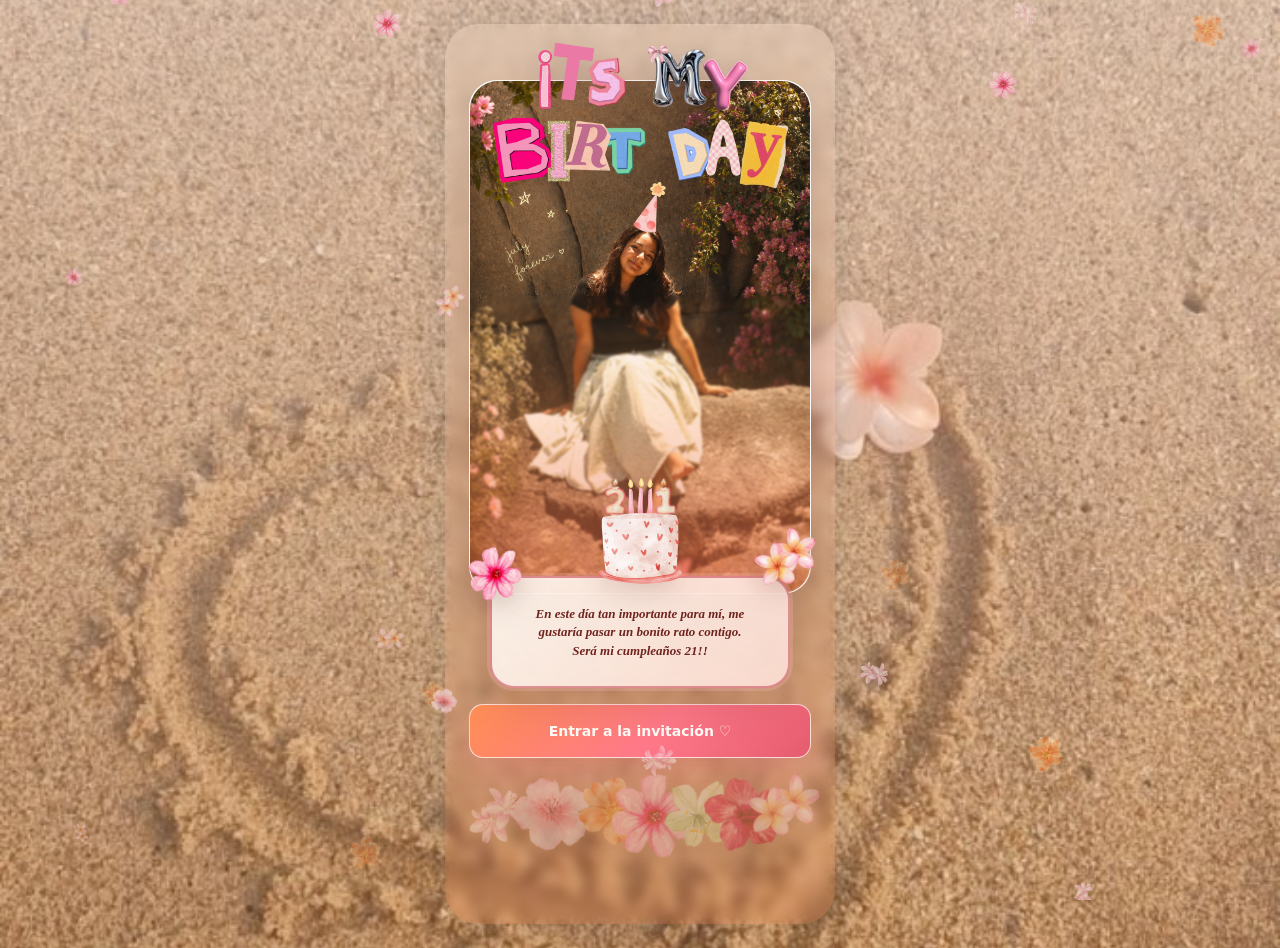
<file: twenty-one-in-bloom/index.html>
<!doctype html>
<html lang="es">
  <head>
    <meta charset="UTF-8" />
    <meta name="viewport" content="width=device-width, initial-scale=1.0" />
    <title>21 veranos</title>
    <meta name="theme-color" content="#ef9a77" />
    <meta name="application-name" content="21 veranos" />
    <meta name="apple-mobile-web-app-title" content="21 veranos" />
    <link rel="manifest" href="manifest.webmanifest" />
    <link rel="icon" type="image/png" href="assets/images/app-icon-192.png" />
    <link rel="apple-touch-icon" href="assets/images/app-icon-180.png" />
    <meta
      name="description"
      content="Invitación digital mobile-first para Nikki's 21st Birthday."
    />
    <link rel="stylesheet" href="css/styles.css?v=flowerssimple1" />
  </head>
  <body data-page="home">
    <main class="app-shell" aria-label="Invitación 21 veranos">
      <section class="screen screen-home">

        <div class="image-slot hero-slot">
          <img src="assets/images/portada1.png" alt="" data-optional-image />
          <img
            class="home-title-image hero-title-image"
            src="assets/images/its%20my%20birtday.png"
            alt="It's my birthday"
          />
          <img class="hero-flower hero-flower-left" src="assets/decoration/flor%204.png" alt="" aria-hidden="true" />
          <img class="hero-flower hero-flower-right" src="assets/decoration/flor%207.png" alt="" aria-hidden="true" />
        </div>
        <div class="home-copy">
          <div class="hero-thought-note home-note" aria-label="Mensaje especial">
            <img class="note-decoration note-cake" src="assets/decoration/pastel.png" alt="" aria-hidden="true" />
            <img class="note-decoration note-candle note-candle-two" src="assets/decoration/vela2.png" alt="" aria-hidden="true" />
            <img class="note-decoration note-candle note-candle-one" src="assets/decoration/vela1.png" alt="" aria-hidden="true" />
            <p>En este día tan importante para mí, me gustaría pasar un bonito rato contigo. <br>Será mi cumpleaños 21!!</p>
          </div>
          <a class="btn btn-primary" href="html/menu.html">Entrar a la invitación ♡</a>
        </div>
        <div class="page-bouquet" aria-hidden="true">
          <img class="bouquet-flower bouquet-flower-1" src="assets/decoration/flor%201.png" alt="" />
          <img class="bouquet-flower bouquet-flower-2" src="assets/decoration/flor%202.png" alt="" />
          <img class="bouquet-flower bouquet-flower-3" src="assets/decoration/flor%203.png" alt="" />
          <img class="bouquet-flower bouquet-flower-4" src="assets/decoration/flor%204.png" alt="" />
          <img class="bouquet-flower bouquet-flower-5" src="assets/decoration/flor%205.png" alt="" />
          <img class="bouquet-flower bouquet-flower-6" src="assets/decoration/flor%206.png" alt="" />
          <img class="bouquet-flower bouquet-flower-7" src="assets/decoration/flor%207.png" alt="" />
        </div>
      </section>
    </main>

    <script src="js/app.js?v=flowerssimple1"></script>
  </body>
</html>
</file>
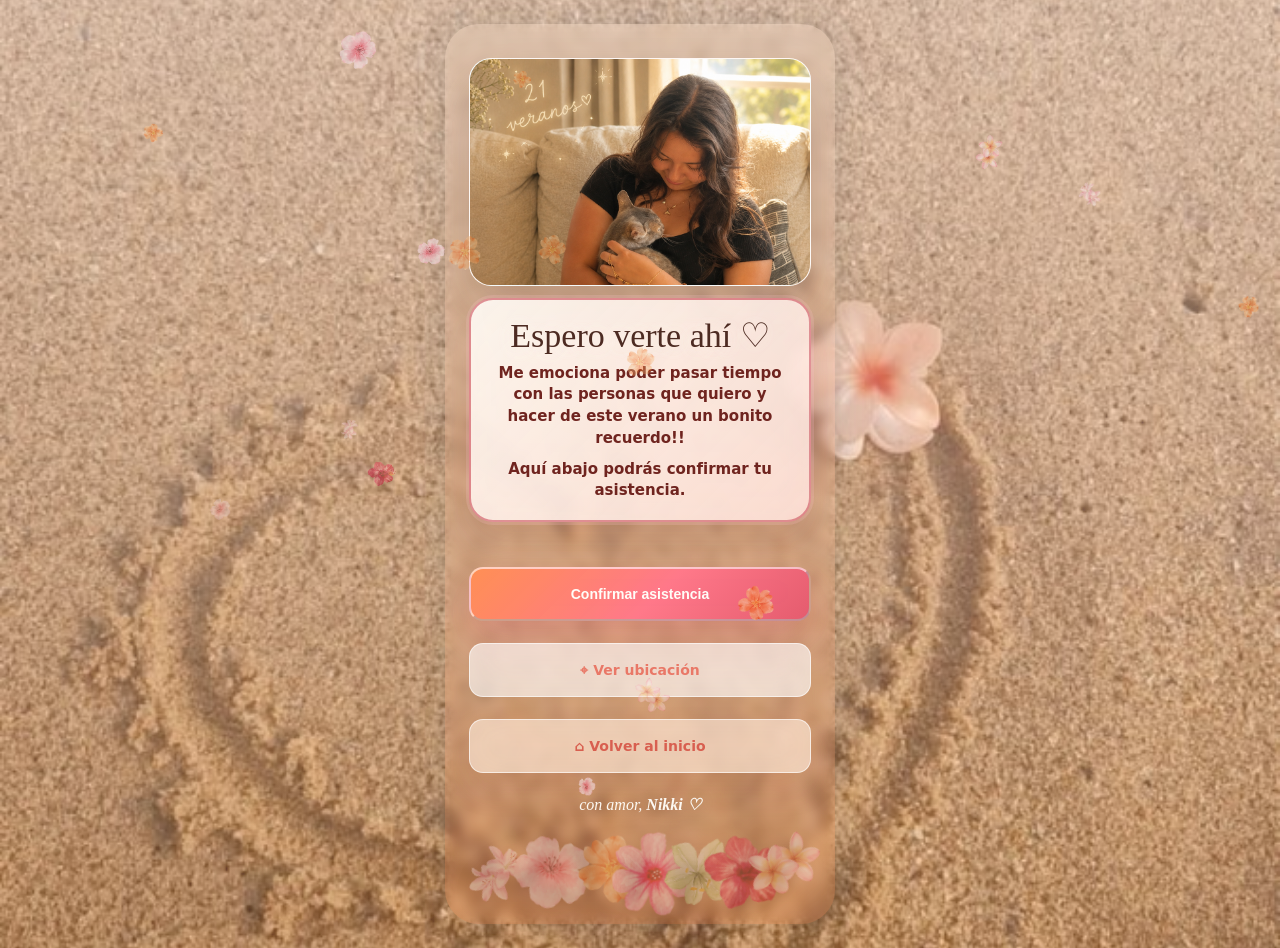
<file: twenty-one-in-bloom/html/closing.html>
<!doctype html>
<html lang="es">
  <head>
    <meta charset="UTF-8" />
    <meta name="viewport" content="width=device-width, initial-scale=1.0" />
    <title>RSVP | 21 veranos</title>
    <meta name="theme-color" content="#ef9a77" />
    <meta name="application-name" content="21 veranos" />
    <meta name="apple-mobile-web-app-title" content="21 veranos" />
    <link rel="manifest" href="../manifest.webmanifest" />
    <link rel="icon" type="image/png" href="../assets/images/app-icon-192.png" />
    <link rel="apple-touch-icon" href="../assets/images/app-icon-180.png" />
    <link rel="stylesheet" href="../css/styles.css?v=flowerssimple1" />
  </head>
  <body data-page="closing">
    <main class="app-shell">
      <section class="screen screen-closing">
        <div class="image-slot closing-slot">
          <img src="../assets/images/portada3.png" alt="" data-optional-image />
        </div>
        <div class="closing-message-card">
          <h2>Espero verte ahí ♡</h2>
          <p class="body-copy center">
            Me emociona poder pasar tiempo con las personas que quiero y hacer
            de este verano un bonito recuerdo!!
          </p>
          <p class="body-copy center">
            Aqu&iacute; abajo podr&aacute;s confirmar tu asistencia.
          </p>
        </div>
        <button class="btn btn-primary wide" type="button" data-rsvp-button>Confirmar asistencia</button>
        <a
          class="btn btn-secondary wide"
          href="https://maps.app.goo.gl/RbQ6xr3LnnAJpkrz5"
          target="_blank"
          rel="noopener"
        >
          ⌖ Ver ubicación
        </a>
        <a class="btn btn-soft wide" href="../index.html">⌂ Volver al inicio</a>
        <p class="signature">con amor, <strong>Nikki ♡</strong></p>
        <div class="page-bouquet" aria-hidden="true">
          <img class="bouquet-flower bouquet-flower-1" src="../assets/decoration/flor%201.png" alt="" />
          <img class="bouquet-flower bouquet-flower-2" src="../assets/decoration/flor%202.png" alt="" />
          <img class="bouquet-flower bouquet-flower-3" src="../assets/decoration/flor%203.png" alt="" />
          <img class="bouquet-flower bouquet-flower-4" src="../assets/decoration/flor%204.png" alt="" />
          <img class="bouquet-flower bouquet-flower-5" src="../assets/decoration/flor%205.png" alt="" />
          <img class="bouquet-flower bouquet-flower-6" src="../assets/decoration/flor%206.png" alt="" />
          <img class="bouquet-flower bouquet-flower-7" src="../assets/decoration/flor%207.png" alt="" />
        </div>
      </section>
    </main>

    <div class="rsvp-modal" role="dialog" aria-modal="true" aria-labelledby="rsvp-title" hidden data-rsvp-modal>
      <div class="rsvp-modal-card">
        <form class="rsvp-form" data-rsvp-form>
          <p class="eyebrow">Confirmar asistencia</p>
          <h2 id="rsvp-title">¿Vienes conmigo?</h2>
          <label class="rsvp-field">
            <span>Tu nombre</span>
            <input type="text" name="nombre" autocomplete="name" required placeholder="Escribe tu nombre" />
          </label>
          <fieldset class="rsvp-field rsvp-sleep-field">
            <legend>¿Te quedarás a dormir?</legend>
            <div class="rsvp-choice-grid">
              <label>
                <input type="radio" name="duerme" value="Sí" required />
                <span>Sí</span>
              </label>
              <label>
                <input type="radio" name="duerme" value="No" required />
                <span>No</span>
              </label>
            </div>
          </fieldset>
          <p class="rsvp-status" aria-live="polite" data-rsvp-status></p>
          <button class="btn btn-primary wide" type="submit">Enviar confirmación</button>
          <button class="btn btn-secondary wide" type="button" data-rsvp-close>Ahora no</button>
        </form>
        <div class="rsvp-success" hidden data-rsvp-success>
          <span class="rsvp-check" aria-hidden="true">✓</span>
          <p class="eyebrow">Confirmación recibida</p>
          <h2>Asistencia confirmada</h2>
          <p>Tu respuesta fue registrada. Gracias por acompañarme en este día tan especial.</p>
          <button class="btn btn-primary wide" type="button" data-rsvp-close>Listo</button>
        </div>
      </div>
    </div>

    <script src="../js/app.js?v=flowerssimple1"></script>
  </body>
</html>
</file>
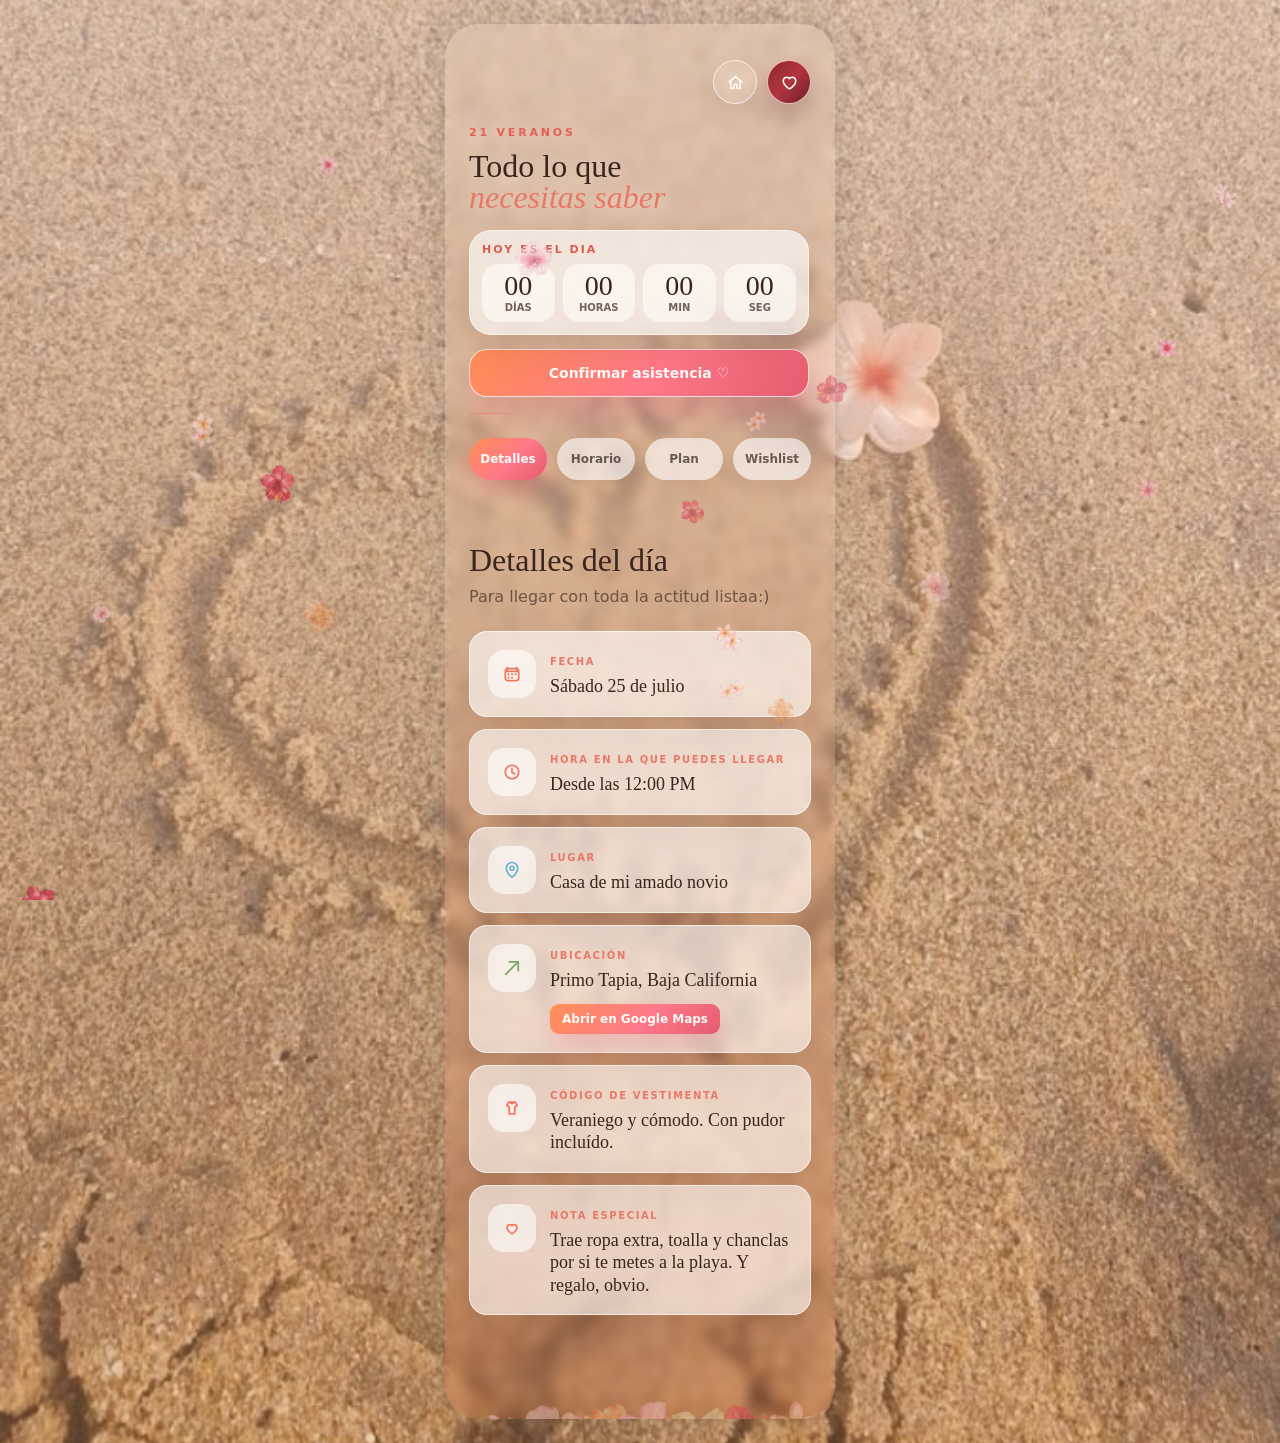
<file: twenty-one-in-bloom/html/menu.html>
<!doctype html>
<html lang="es">
  <head>
    <meta charset="UTF-8" />
    <meta name="viewport" content="width=device-width, initial-scale=1.0" />
    <title>Menu | 21 veranos</title>
    <meta name="theme-color" content="#ef9a77" />
    <meta name="application-name" content="21 veranos" />
    <meta name="apple-mobile-web-app-title" content="21 veranos" />
    <link rel="manifest" href="../manifest.webmanifest" />
    <link rel="icon" type="image/png" href="../assets/images/app-icon-192.png" />
    <link rel="apple-touch-icon" href="../assets/images/app-icon-180.png" />
    <link rel="stylesheet" href="../css/styles.css?v=flowerssimple1" />
  </head>
  <body data-page="menu">
    <main class="app-shell">
      <section class="screen screen-menu">
        <header class="menu-topbar" aria-label="Acciones de la invitacion">
          <a class="top-action home-action" href="../index.html" aria-label="Volver al inicio">
            <img src="../assets/icons/home.svg" alt="" aria-hidden="true" />
          </a>
          <button class="top-action like-action" type="button" aria-pressed="false" data-like-button>
            <img class="heart-outline" src="../assets/icons/heart.svg" alt="" aria-hidden="true" />
            <img class="heart-filled" src="../assets/icons/heart-filled.svg" alt="" aria-hidden="true" />
          </button>
        </header>

        <div class="menu-hero">
          <p class="eyebrow">21 veranos</p>
          <h2>Todo lo que <em>necesitas saber</em></h2>
          <div class="countdown" data-countdown="2026-07-25T00:00:00" aria-live="polite">
            <p class="countdown-label">Faltan</p>
            <div class="countdown-grid">
              <span><strong data-countdown-days>00</strong>Días</span>
              <span><strong data-countdown-hours>00</strong>Horas</span>
              <span><strong data-countdown-minutes>00</strong>Min</span>
              <span><strong data-countdown-seconds>00</strong>Seg</span>
            </div>
          </div>
          <a class="menu-rsvp-link" href="closing.html">Confirmar asistencia &#9825;</a>
          <div class="divider" aria-hidden="true"></div>
        </div>

        <nav class="section-tabs" aria-label="Menu de secciones">
          <button class="section-tab is-active" type="button" data-menu-tab data-target="details-panel">
            Detalles
          </button>
          <button class="section-tab" type="button" data-menu-tab data-target="schedule-panel">
            Horario
          </button>
          <button class="section-tab" type="button" data-menu-tab data-target="activities-panel">
            Plan
          </button>
          <button class="section-tab" type="button" data-menu-tab data-target="wishlist-panel">
            Wishlist
          </button>
        </nav>

        <div class="menu-panels">
          <section id="details-panel" class="menu-tab-panel is-active" data-menu-panel>
            <article class="menu-section-heading">
              <h3>Detalles del día</h3>
              <p>Para llegar con toda la actitud listaa:)</p>
            </article>

            <div id="details-content" class="detail-list menu-detail-list">
              <article class="detail-card card-pink">
                <span class="icon-bubble"><img src="../assets/icons/calendar.svg" alt="" /></span>
                <div>
                  <small>Fecha</small>
                  <strong>Sábado 25 de julio</strong>
                </div>
              </article>
              <article class="detail-card card-yellow">
                <span class="icon-bubble"><img src="../assets/icons/clock.svg" alt="" /></span>
                <div>
                  <small>Hora en la que puedes llegar</small>
                  <strong>Desde las 12:00 PM </strong>
                </div>
              </article>
              <article class="detail-card card-blue">
                <span class="icon-bubble"><img src="../assets/icons/place.svg" alt="" /></span>
                <div>
                  <small>Lugar</small>
                  <strong>Casa de mi amado novio</strong>
                </div>
              </article>
              <article class="detail-card card-green">
                <span class="icon-bubble"><img src="../assets/icons/map-arrow.svg" alt="" /></span>
                <div>
                  <small>Ubicación</small>
                  <strong>Primo Tapia, Baja California</strong>
                  <a
                    class="mini-btn mini-btn-green"
                    href="https://maps.app.goo.gl/RbQ6xr3LnnAJpkrz5"
                    target="_blank"
                    rel="noopener"
                    aria-label="Abrir ubicacion"
                  >
                    Abrir en Google Maps
                  </a>
                </div>
              </article>
              <article class="detail-card card-pink">
                <span class="icon-bubble"><img src="../assets/icons/dress-code.svg" alt="" /></span>
                <div>
                  <small>Código de vestimenta</small>
                  <strong>Veraniego y cómodo. Con pudor incluído.</strong>
                </div>
              </article>
              <article class="detail-card card-pink">
                <span class="icon-bubble"><img src="../assets/icons/note-heart.svg" alt="" /></span>
                <div>
                  <small>Nota especial</small>
                  <strong>Trae ropa extra, toalla y chanclas por si te metes a la playa. Y regalo, obvio.</strong>
                </div>
              </article>
            </div>
          </section>

          <section id="schedule-panel" class="menu-tab-panel" data-menu-panel hidden>
            <article class="menu-section-heading">
              <h3>Plan del día</h3>
              <p>Un pequeño mapa de lo que vamos a hacer.</p>
            </article>

            <div class="timeline menu-timeline">
              <article class="timeline-item">
                <time>12:00 PM</time>
                <span class="timeline-dot">✿</span>
                <div><strong>Llegada</strong><p>Nos vamos reuniendo, platicamos y dejamos todo listo para empezar.</p></div>
              </article>
              <article class="timeline-item">
                <time>2:00 PM</time>
                <span class="timeline-dot">✿</span>
                <div>
                  <strong>Actividades con Snacks</strong>
                  <p>Dinámicas sencillas pra llevar de recuerdito, convivir y comer postresitos.</p>
                </div>
              </article>
              <article class="timeline-item">
                <time>4:00 PM</time>
                <span class="timeline-dot">✿</span>
                <div><strong>Ir a la playita</strong>
                <p>Muhcas buenas ideas como una buena bronceada, estar en la arena, pasear perros o jugar voleibol!!</p></div>
              </article>
              <article class="timeline-item">
                <time>5:30 PM</time>
                <span class="timeline-dot">♡</span>
                <div>
                  <strong>Carnita Asada</strong>
                  <p>Mi parte favorita del día.</p>
                </div>
              </article>
              <article class="timeline-item">
                <time>7:00 PM</time>
                <span class="timeline-dot">✿</span>
                <div><strong>Pastel</strong><p>Cantamos cumple, partimos pastel y diré unas palabras para llorar jeje.</p></div>
              </article>
              <article class="timeline-item">
                <time>9:00 PM</time>
                <span class="timeline-dot">✿</span>
                <div>
                  <strong>Iniciando pijamada</strong>
                  <p>Música, plática y ratito tranquilo para cerrar bonito.</p>
                </div>
              </article>
            </div>
          </section>

          <section id="activities-panel" class="menu-tab-panel" data-menu-panel hidden>
            <article class="menu-section-heading">
              <h3>Lo que haremos</h3>
              <p>Momentos bonitos, fotos y risas obligatorias.</p>
            </article>

            <div class="activity-stack menu-activity-stack">
              <article class="activity-card card-blue">
                <div class="image-slot activity-image">
                  <img src="../assets/images/act_voleibol.jpg" alt="" data-optional-image />
                </div>
                <div><strong>Voleibol</strong><p>Un partido relajado para jugar en lo que está lista la carne.</p></div>
              </article>
              <article class="activity-card card-green">
                <div class="image-slot activity-image">
                  <img src="../assets/images/act_carneasada.jpg" alt="" data-optional-image />
                </div>
                <div><strong>Carne asada</strong><p>Carne, botanas y ese momento de estar todos alrededor de la mesa.</p></div>
              </article>
              <article class="activity-card card-pink">
                <div class="image-slot activity-image">
                  <img src="../assets/images/act_creativo.jpg" alt="" data-optional-image />
                </div>
                <div><strong>Actividad creativa</strong><p>Un plan cute para hacer algo con las manos y llevarnos un recuerdito.</p></div>
              </article>
              <article class="activity-card card-yellow">
                <div class="image-slot activity-image">
                  <img src="../assets/images/act_fogata.jpg" alt="" data-optional-image />
                </div>
                <div><strong>Fogata</strong><p>Malvaviscos asados para terminar la tarde.</p></div>
              </article>
            </div>
          </section>

          <section id="wishlist-panel" class="menu-tab-panel" data-menu-panel hidden>
            <article class="menu-section-heading">
              <h3>Wishlist</h3>
              <p>Por si buscas alguna pista para regalitos, aquí te dejo varios.</p>
            </article>

            <div class="wishlist-section">
              <div class="product-grid wishlist-category-grid">
                <article class="product-card wishlist-category-card card-yellow">
                  <div class="product-image">
                    <img src="../assets/images/wl_acc1.jpg" alt="" data-optional-image />
                  </div>
                  <div class="wishlist-category-copy">
                    <strong>Accesorios</strong>
                    <p>Collares, anillos, pulseras y detalles para llevar conmigo.</p>
                    <a href="wishlist/accesorios.html">Ver opciones</a>
                  </div>
                </article>
              </div>
            </div>

            <div class="wishlist-section">
              <div class="product-grid wishlist-category-grid">
                <article class="product-card wishlist-category-card card-blue">
                  <div class="product-image">
                    <img src="../assets/images/wl_cc1.jpg" alt="" data-optional-image />
                  </div>
                  <div class="wishlist-category-copy">
                    <strong>Cosas cute</strong>
                    <p>Cositas lindas, decorativas o pequeños recuerdos.</p>
                    <a href="wishlist/cosas-cute.html">Ver opciones</a>
                  </div>
                </article>
              </div>
            </div>

            <div class="wishlist-section">
              <div class="product-grid wishlist-category-grid">
                <article class="product-card wishlist-category-card card-pink">
                  <div class="product-image">
                    <img src="../assets/images/wl_books1.jpg" alt="" data-optional-image />
                  </div>
                  <div class="wishlist-category-copy">
                    <strong>Libros</strong>
                    <p>La verdad si me gustan mucho las lecturas recreativas.</p>
                    <a href="wishlist/libros.html">Ver opciones</a>
                  </div>
                </article>
              </div>
            </div>

            <div class="wishlist-section">
              <div class="product-grid wishlist-category-grid">
                <article class="product-card wishlist-category-card card-pink">
                  <div class="product-image">
                    <img src="../assets/images/wl_dress1.jpg" alt="" data-optional-image />
                  </div>
                  <div class="wishlist-category-copy">
                    <strong>Ropa</strong>
                    <p>He aquí algunas opciones de algunos estilos.</p>
                    <a href="wishlist/ropa.html">Ver opciones</a>
                  </div>
                </article>
              </div>
            </div>
          </section>
        </div>
        <div class="page-bouquet" aria-hidden="true">
          <img class="bouquet-flower bouquet-flower-1" src="../assets/decoration/flor%201.png" alt="" />
          <img class="bouquet-flower bouquet-flower-2" src="../assets/decoration/flor%202.png" alt="" />
          <img class="bouquet-flower bouquet-flower-3" src="../assets/decoration/flor%203.png" alt="" />
          <img class="bouquet-flower bouquet-flower-4" src="../assets/decoration/flor%204.png" alt="" />
          <img class="bouquet-flower bouquet-flower-5" src="../assets/decoration/flor%205.png" alt="" />
          <img class="bouquet-flower bouquet-flower-6" src="../assets/decoration/flor%206.png" alt="" />
          <img class="bouquet-flower bouquet-flower-7" src="../assets/decoration/flor%207.png" alt="" />
        </div>
      </section>
    </main>

    <script src="../js/app.js?v=flowerssimple1"></script>
  </body>
</html>
</file>
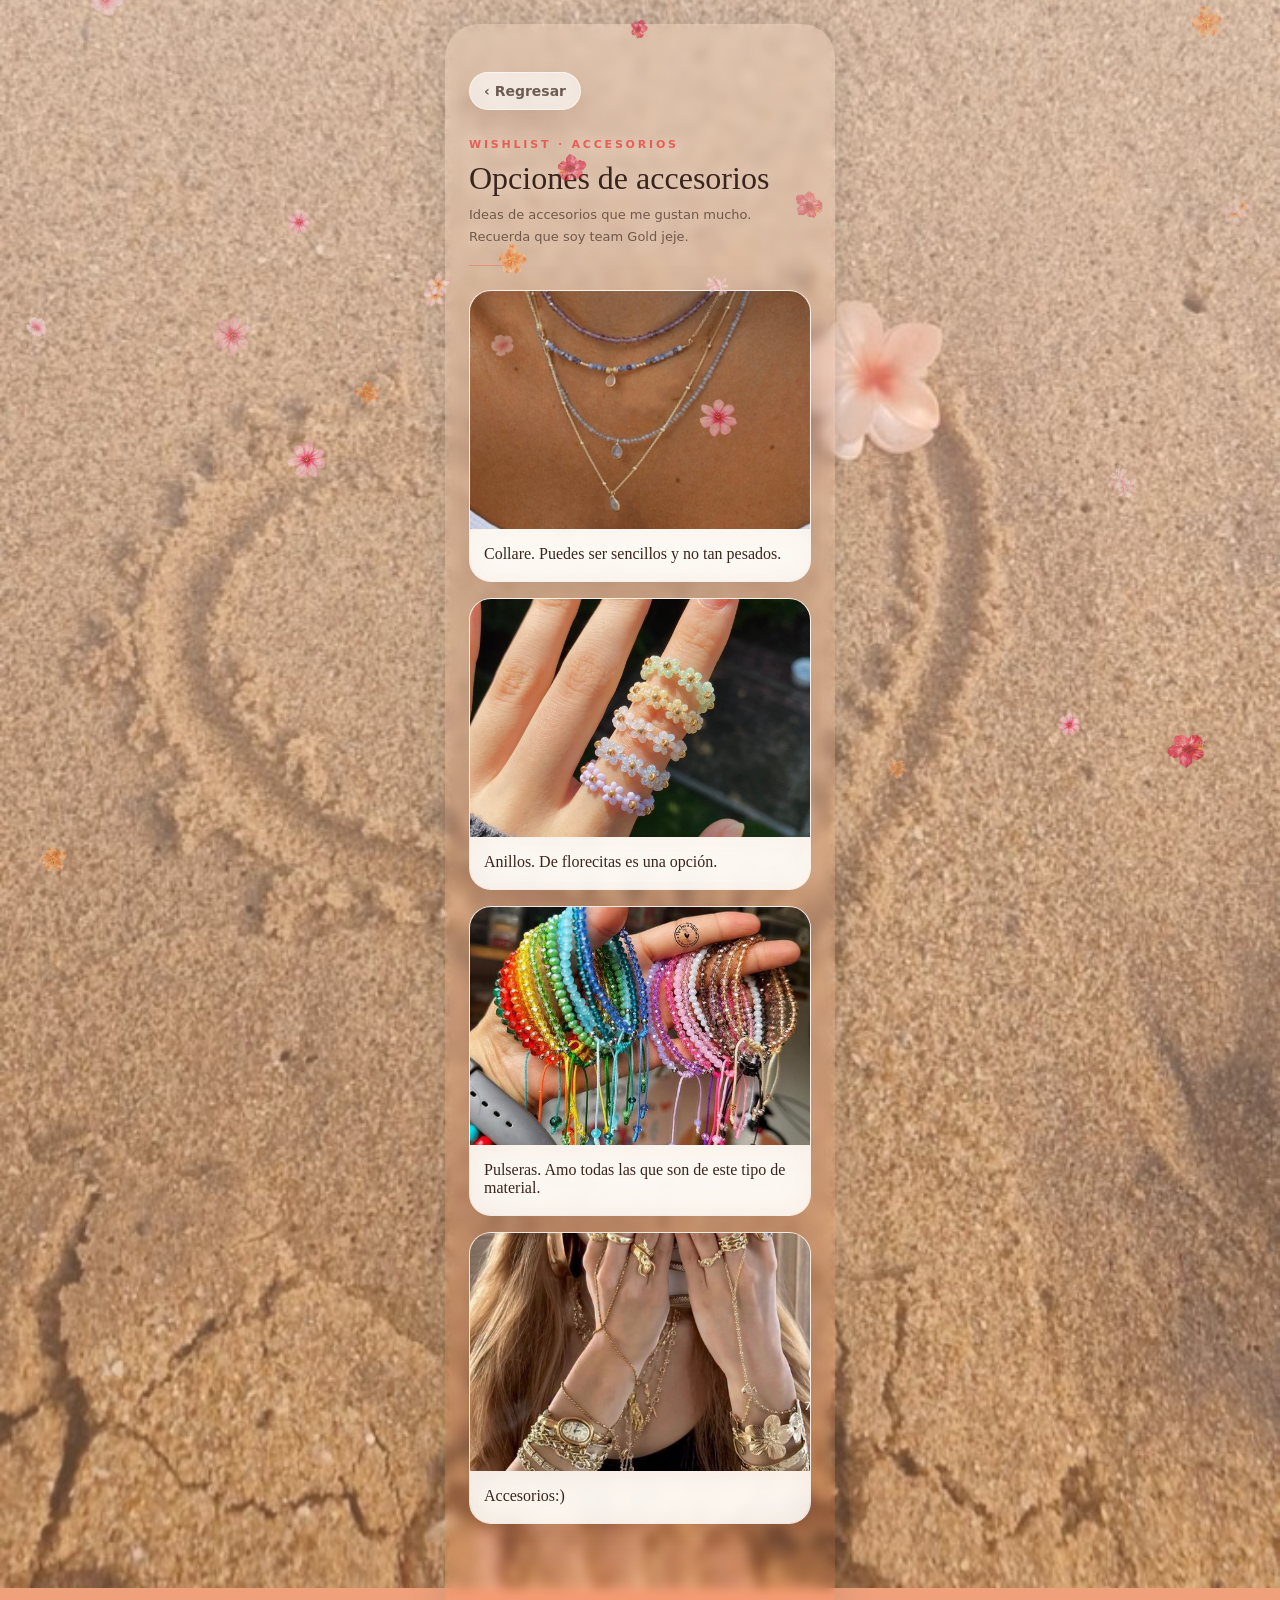
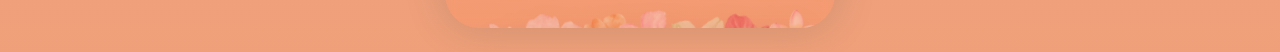
<file: twenty-one-in-bloom/html/wishlist/accesorios.html>
<!doctype html>
<html lang="es">
  <head>
    <meta charset="UTF-8" />
    <meta name="viewport" content="width=device-width, initial-scale=1.0" />
    <title>Accesorios | Wishlist</title>
    <meta name="theme-color" content="#ef9a77" />
    <meta name="application-name" content="21 veranos" />
    <meta name="apple-mobile-web-app-title" content="21 veranos" />
    <link rel="manifest" href="../../manifest.webmanifest" />
    <link rel="icon" type="image/png" href="../../assets/images/app-icon-192.png" />
    <link rel="apple-touch-icon" href="../../assets/images/app-icon-180.png" />
    <link rel="stylesheet" href="../../css/styles.css?v=flowerssimple1" />
  </head>
  <body data-page="product">
    <main class="app-shell">
      <section class="screen product-detail-screen">
        <a class="back-link" href="../menu.html#wishlist-panel">‹ Regresar</a>
        <p class="eyebrow">Wishlist · Accesorios</p>
        <h2>Opciones de accesorios</h2>
        <p class="lead">Ideas de accesorios que me gustan mucho. Recuerda que soy team Gold jeje.</p>
        <div class="divider" aria-hidden="true"></div>

        <div class="subwishlist-grid">
          <article class="wishlist-option-card card-yellow">
            <div class="image-slot wishlist-option-image">
              <img src="../../assets/images/wl_acc1.jpg" alt="" data-optional-image />
            </div>
            <strong>Collare. Puedes ser sencillos y no tan pesados.</strong>
          </article>
          <article class="wishlist-option-card card-yellow">
            <div class="image-slot wishlist-option-image">
              <img src="../../assets/images/wl_acc2.jpg" alt="" data-optional-image />
            </div>
            <strong>Anillos. De florecitas es una opción.</strong>
          </article>
          <article class="wishlist-option-card card-yellow">
            <div class="image-slot wishlist-option-image">
              <img src="../../assets/images/wl_acc3.jpg" alt="" data-optional-image />
            </div>
            <strong>Pulseras. Amo todas las que son de este tipo de material.</strong>
          </article>
          <article class="wishlist-option-card card-yellow">
            <div class="image-slot wishlist-option-image">
              <img src="../../assets/images/wl_acc4.jpg" alt="" data-optional-image />
            </div>
            <strong>Accesorios:)</strong>
          </article>
        </div>
        <div class="page-bouquet" aria-hidden="true">
          <img class="bouquet-flower bouquet-flower-1" src="../../assets/decoration/flor%201.png" alt="" />
          <img class="bouquet-flower bouquet-flower-2" src="../../assets/decoration/flor%202.png" alt="" />
          <img class="bouquet-flower bouquet-flower-3" src="../../assets/decoration/flor%203.png" alt="" />
          <img class="bouquet-flower bouquet-flower-4" src="../../assets/decoration/flor%204.png" alt="" />
          <img class="bouquet-flower bouquet-flower-5" src="../../assets/decoration/flor%205.png" alt="" />
          <img class="bouquet-flower bouquet-flower-6" src="../../assets/decoration/flor%206.png" alt="" />
          <img class="bouquet-flower bouquet-flower-7" src="../../assets/decoration/flor%207.png" alt="" />
        </div>
      </section>
    </main>

    <script src="../../js/app.js?v=flowerssimple1"></script>
  </body>
</html>
</file>
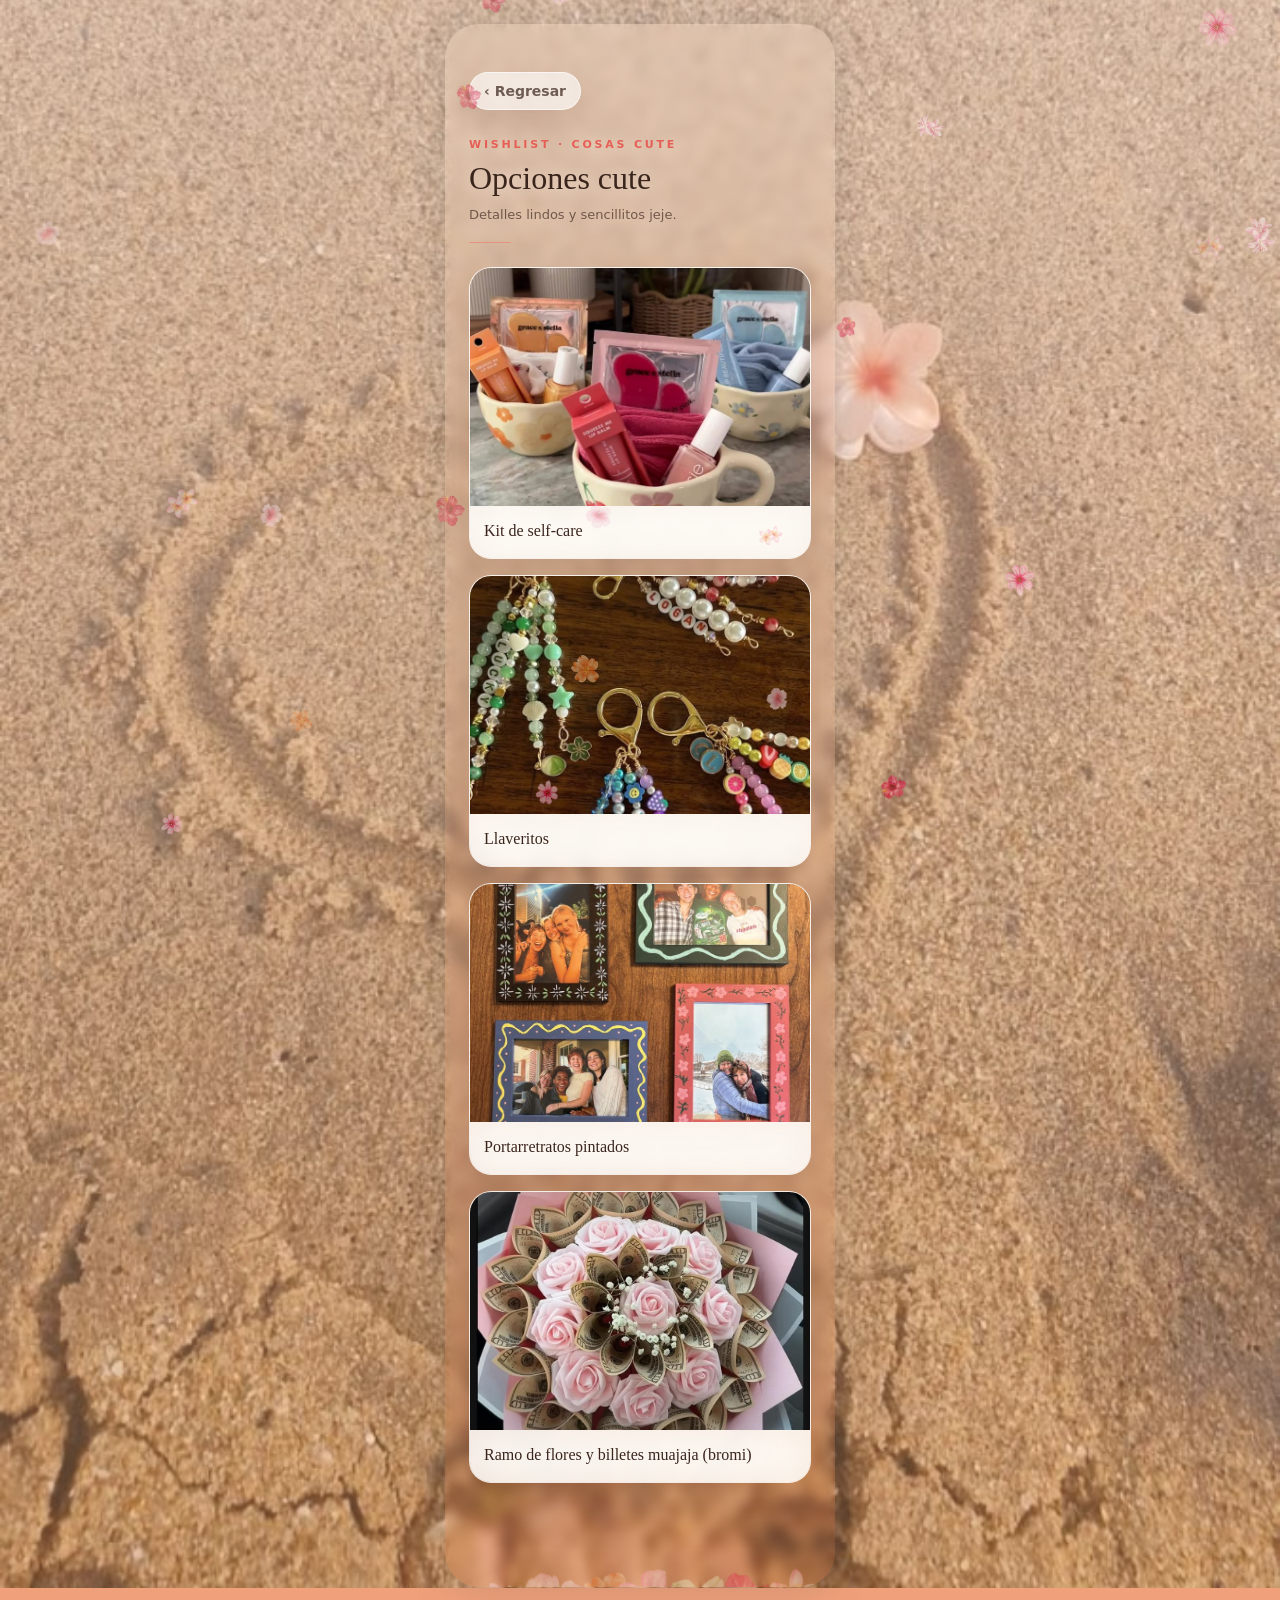
<file: twenty-one-in-bloom/html/wishlist/cosas-cute.html>
<!doctype html>
<html lang="es">
  <head>
    <meta charset="UTF-8" />
    <meta name="viewport" content="width=device-width, initial-scale=1.0" />
    <title>Cosas cute | Wishlist</title>
    <meta name="theme-color" content="#ef9a77" />
    <meta name="application-name" content="21 veranos" />
    <meta name="apple-mobile-web-app-title" content="21 veranos" />
    <link rel="manifest" href="../../manifest.webmanifest" />
    <link rel="icon" type="image/png" href="../../assets/images/app-icon-192.png" />
    <link rel="apple-touch-icon" href="../../assets/images/app-icon-180.png" />
    <link rel="stylesheet" href="../../css/styles.css?v=flowerssimple1" />
  </head>
  <body data-page="product">
    <main class="app-shell">
      <section class="screen product-detail-screen">
        <a class="back-link" href="../menu.html#wishlist-panel">‹ Regresar</a>
        <p class="eyebrow">Wishlist · Cosas cute</p>
        <h2>Opciones cute</h2>
        <p class="lead">Detalles lindos y sencillitos jeje.</p>
        <div class="divider" aria-hidden="true"></div>

        <div class="subwishlist-grid">
          <article class="wishlist-option-card card-blue">
            <div class="image-slot wishlist-option-image">
              <img src="../../assets/images/wl_cc1.jpg" alt="" data-optional-image />
            </div>
            <strong>Kit de self-care</strong>
          </article>
          <article class="wishlist-option-card card-blue">
            <div class="image-slot wishlist-option-image">
              <img src="../../assets/images/wl_cc2.jpg" alt="" data-optional-image />
            </div>
            <strong>Llaveritos</strong>
          </article>
          <article class="wishlist-option-card card-blue">
            <div class="image-slot wishlist-option-image">
              <img src="../../assets/images/wl_cc3.jpg" alt="" data-optional-image />
            </div>
            <strong>Portarretratos pintados</strong>
          </article>
          <article class="wishlist-option-card card-blue">
            <div class="image-slot wishlist-option-image">
              <img src="../../assets/images/wl_cc4.jpg" alt="" data-optional-image />
            </div>
            <strong>Ramo de flores y billetes muajaja (bromi)</strong>
          </article>
        </div>
        <div class="page-bouquet" aria-hidden="true">
          <img class="bouquet-flower bouquet-flower-1" src="../../assets/decoration/flor%201.png" alt="" />
          <img class="bouquet-flower bouquet-flower-2" src="../../assets/decoration/flor%202.png" alt="" />
          <img class="bouquet-flower bouquet-flower-3" src="../../assets/decoration/flor%203.png" alt="" />
          <img class="bouquet-flower bouquet-flower-4" src="../../assets/decoration/flor%204.png" alt="" />
          <img class="bouquet-flower bouquet-flower-5" src="../../assets/decoration/flor%205.png" alt="" />
          <img class="bouquet-flower bouquet-flower-6" src="../../assets/decoration/flor%206.png" alt="" />
          <img class="bouquet-flower bouquet-flower-7" src="../../assets/decoration/flor%207.png" alt="" />
        </div>
      </section>
    </main>

    <script src="../../js/app.js?v=flowerssimple1"></script>
  </body>
</html>
</file>
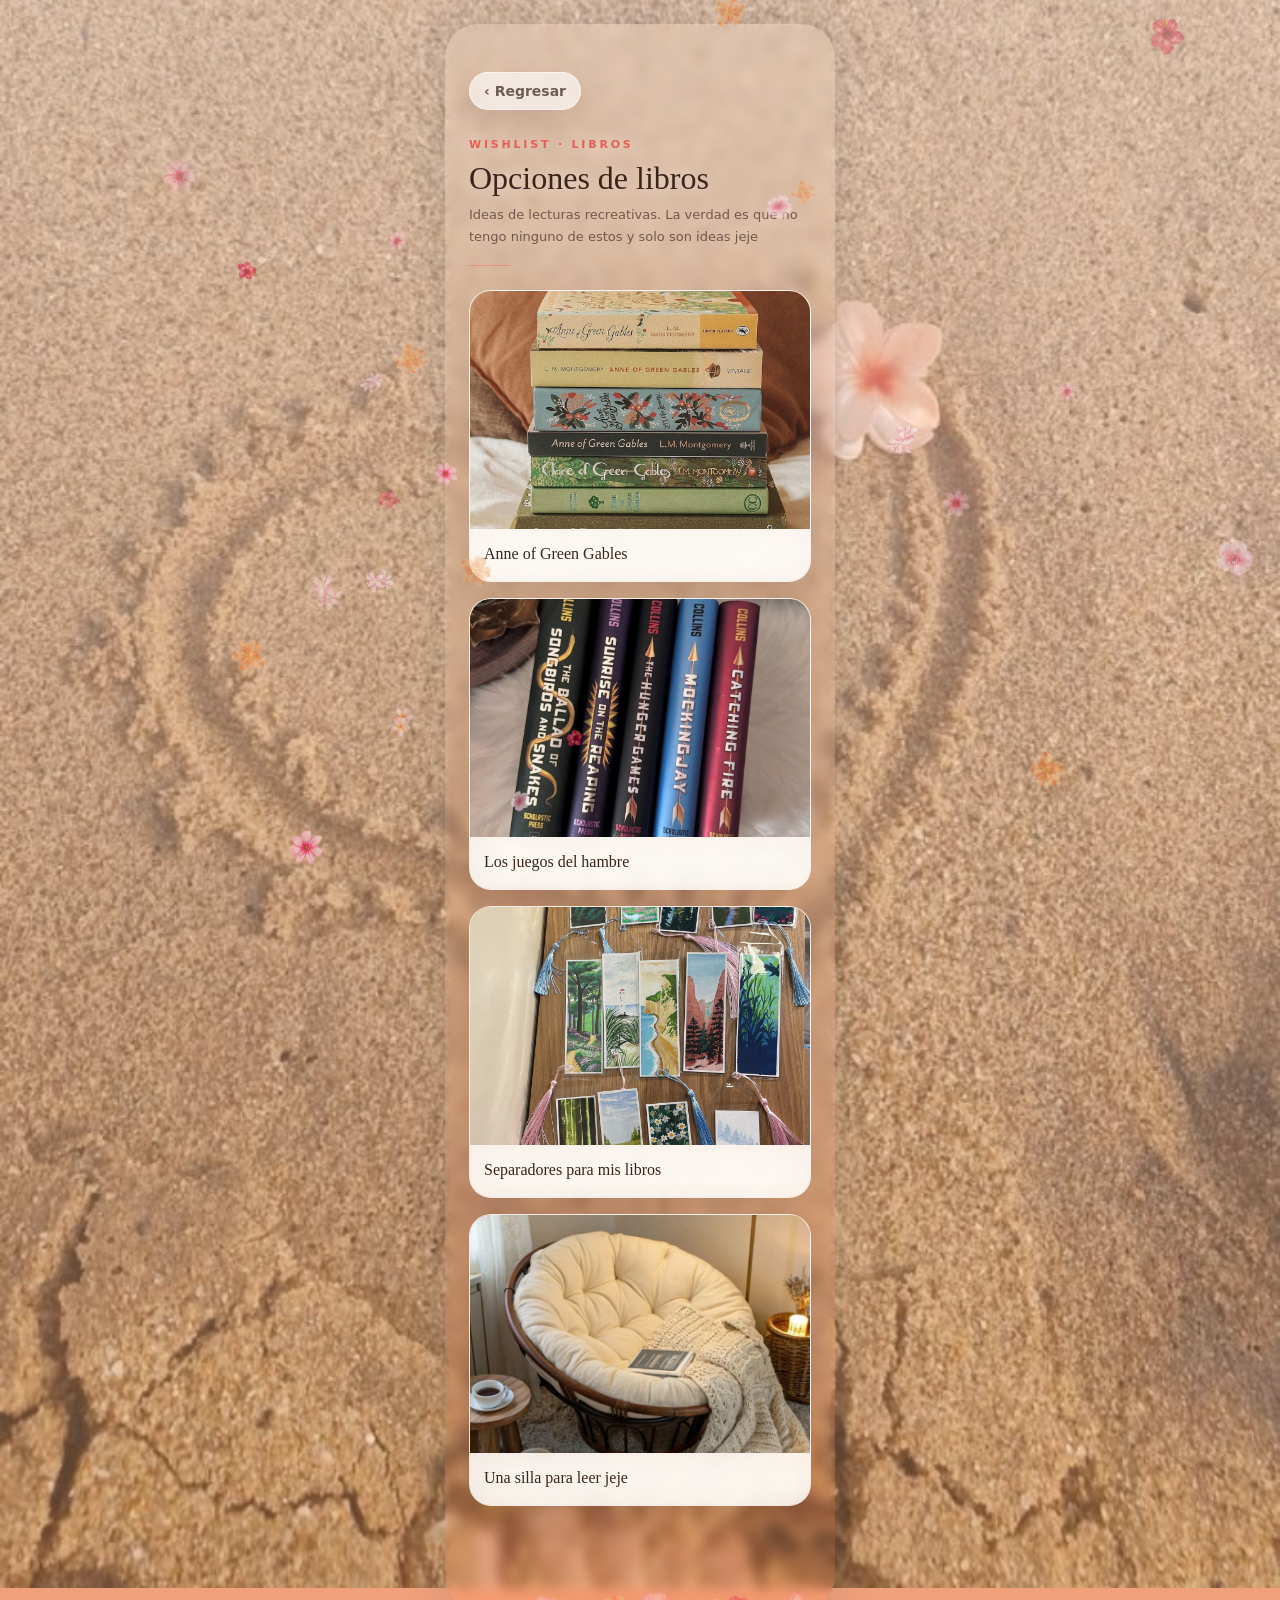
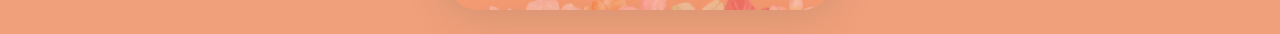
<file: twenty-one-in-bloom/html/wishlist/libros.html>
<!doctype html>
<html lang="es">
  <head>
    <meta charset="UTF-8" />
    <meta name="viewport" content="width=device-width, initial-scale=1.0" />
    <title>Libros | Wishlist</title>
    <meta name="theme-color" content="#ef9a77" />
    <meta name="application-name" content="21 veranos" />
    <meta name="apple-mobile-web-app-title" content="21 veranos" />
    <link rel="manifest" href="../../manifest.webmanifest" />
    <link rel="icon" type="image/png" href="../../assets/images/app-icon-192.png" />
    <link rel="apple-touch-icon" href="../../assets/images/app-icon-180.png" />
    <link rel="stylesheet" href="../../css/styles.css?v=flowerssimple1" />
  </head>
  <body data-page="product">
    <main class="app-shell">
      <section class="screen product-detail-screen">
        <a class="back-link" href="../menu.html#wishlist-panel">‹ Regresar</a>
        <p class="eyebrow">Wishlist · Libros</p>
        <h2>Opciones de libros</h2>
        <p class="lead">Ideas de lecturas recreativas. La verdad es que no tengo ninguno de estos y solo son ideas jeje</p>
        <div class="divider" aria-hidden="true"></div>

        <div class="subwishlist-grid">
          <article class="wishlist-option-card card-pink">
            <div class="image-slot wishlist-option-image">
              <img src="../../assets/images/wl_books1.jpg" alt="" data-optional-image />
            </div>
            <strong>Anne of Green Gables</strong>
          </article>
          <article class="wishlist-option-card card-pink">
            <div class="image-slot wishlist-option-image">
              <img src="../../assets/images/wl_books2.jpg" alt="" data-optional-image />
            </div>
            <strong>Los juegos del hambre</strong>
          </article>
          <article class="wishlist-option-card card-pink">
            <div class="image-slot wishlist-option-image">
              <img src="../../assets/images/wl_books3.jpg" alt="" data-optional-image />
            </div>
            <strong>Separadores para mis libros</strong>
          </article>
          <article class="wishlist-option-card card-pink">
            <div class="image-slot wishlist-option-image">
              <img src="../../assets/images/wl_books4.jpg" alt="" data-optional-image />
            </div>
            <strong>Una silla para leer jeje</strong>
          </article>
        </div>
        <div class="page-bouquet" aria-hidden="true">
          <img class="bouquet-flower bouquet-flower-1" src="../../assets/decoration/flor%201.png" alt="" />
          <img class="bouquet-flower bouquet-flower-2" src="../../assets/decoration/flor%202.png" alt="" />
          <img class="bouquet-flower bouquet-flower-3" src="../../assets/decoration/flor%203.png" alt="" />
          <img class="bouquet-flower bouquet-flower-4" src="../../assets/decoration/flor%204.png" alt="" />
          <img class="bouquet-flower bouquet-flower-5" src="../../assets/decoration/flor%205.png" alt="" />
          <img class="bouquet-flower bouquet-flower-6" src="../../assets/decoration/flor%206.png" alt="" />
          <img class="bouquet-flower bouquet-flower-7" src="../../assets/decoration/flor%207.png" alt="" />
        </div>
      </section>
    </main>

    <script src="../../js/app.js?v=flowerssimple1"></script>
  </body>
</html>
</file>
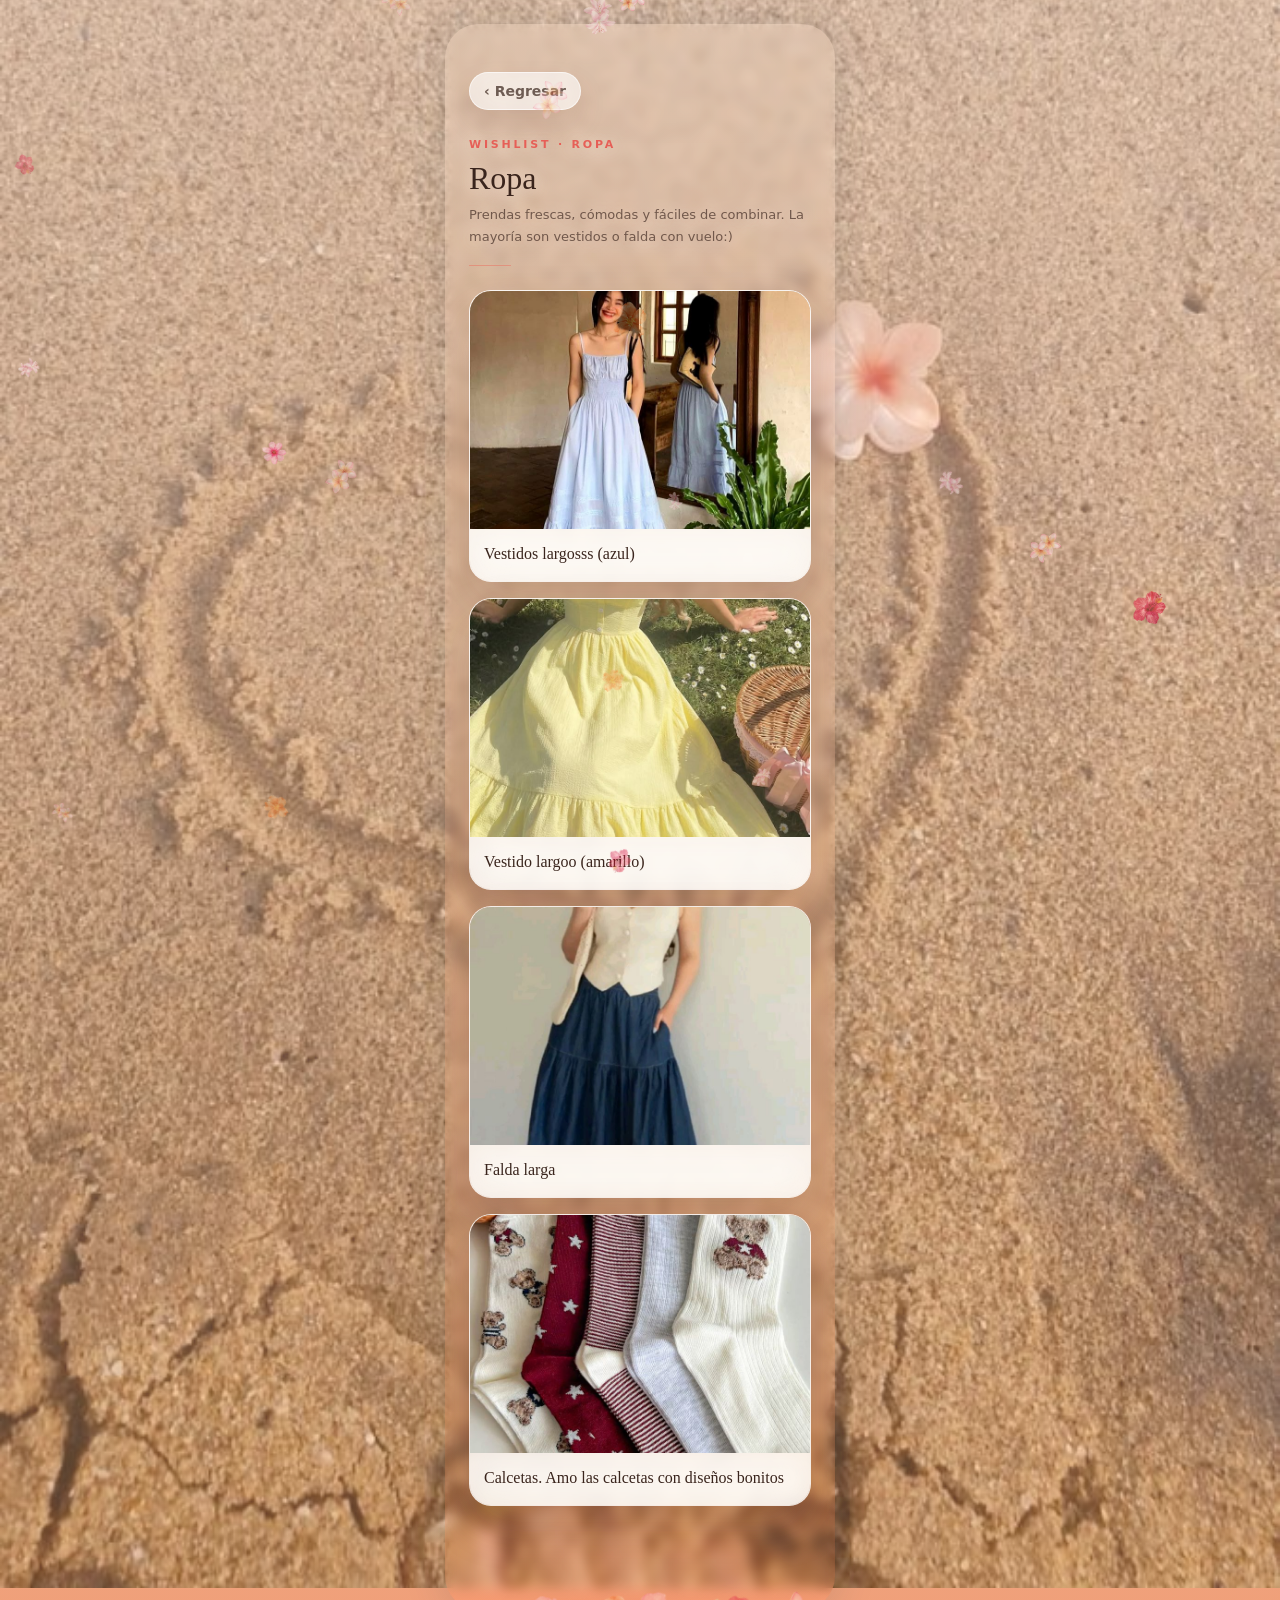
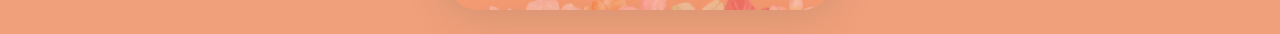
<file: twenty-one-in-bloom/html/wishlist/ropa.html>
<!doctype html>
<html lang="es">
  <head>
    <meta charset="UTF-8" />
    <meta name="viewport" content="width=device-width, initial-scale=1.0" />
    <title>Ropa | Wishlist</title>
    <meta name="theme-color" content="#ef9a77" />
    <meta name="application-name" content="21 veranos" />
    <meta name="apple-mobile-web-app-title" content="21 veranos" />
    <link rel="manifest" href="../../manifest.webmanifest" />
    <link rel="icon" type="image/png" href="../../assets/images/app-icon-192.png" />
    <link rel="apple-touch-icon" href="../../assets/images/app-icon-180.png" />
    <link rel="stylesheet" href="../../css/styles.css?v=flowerssimple1" />
  </head>
  <body data-page="product">
    <main class="app-shell">
      <section class="screen product-detail-screen">
        <a class="back-link" href="../menu.html#wishlist-panel">‹ Regresar</a>
        <p class="eyebrow">Wishlist · Ropa</p>
        <h2>Ropa</h2>
        <p class="lead">Prendas frescas, cómodas y fáciles de combinar. La mayoría son vestidos o falda con vuelo:)</p>
        <div class="divider" aria-hidden="true"></div>

        <div class="subwishlist-grid">
          <article class="wishlist-option-card card-pink">
            <div class="image-slot wishlist-option-image">
              <img src="../../assets/images/wl_dress1.jpg" alt="" data-optional-image />
            </div>
            <strong>Vestidos largosss (azul)</strong>
          </article>
          <article class="wishlist-option-card card-pink">
            <div class="image-slot wishlist-option-image">
              <img src="../../assets/images/wl_dress2.jpg" alt="" data-optional-image />
            </div>
            <strong>Vestido largoo (amarillo)</strong>
          </article>
          <article class="wishlist-option-card card-pink">
            <div class="image-slot wishlist-option-image">
              <img src="../../assets/images/wl_dress3.jpg" alt="" data-optional-image />
            </div>
            <strong>Falda larga</strong>
          </article>
          <article class="wishlist-option-card card-pink">
            <div class="image-slot wishlist-option-image">
              <img src="../../assets/images/wl_dress4.jpg" alt="" data-optional-image />
            </div>
            <strong>Calcetas. Amo las calcetas con diseños bonitos</strong>
          </article>
        </div>
        <div class="page-bouquet" aria-hidden="true">
          <img class="bouquet-flower bouquet-flower-1" src="../../assets/decoration/flor%201.png" alt="" />
          <img class="bouquet-flower bouquet-flower-2" src="../../assets/decoration/flor%202.png" alt="" />
          <img class="bouquet-flower bouquet-flower-3" src="../../assets/decoration/flor%203.png" alt="" />
          <img class="bouquet-flower bouquet-flower-4" src="../../assets/decoration/flor%204.png" alt="" />
          <img class="bouquet-flower bouquet-flower-5" src="../../assets/decoration/flor%205.png" alt="" />
          <img class="bouquet-flower bouquet-flower-6" src="../../assets/decoration/flor%206.png" alt="" />
          <img class="bouquet-flower bouquet-flower-7" src="../../assets/decoration/flor%207.png" alt="" />
        </div>
      </section>
    </main>

    <script src="../../js/app.js?v=flowerssimple1"></script>
  </body>
</html>
</file>
<file: twenty-one-in-bloom/css/styles.css>
:root {
  --cream: #fff7ed;
  --warm-white: #fffdf8;
  --paper: #fffaf1;
  --coral: #e97867;
  --coral-dark: #d85f50;
  --soft-pink: #fff0eb;
  --butter: #fff7dc;
  --pistachio: #eef6df;
  --leaf: #78a862;
  --sky: #eaf8fb;
  --gold: #c7a33f;
  --ink: #3a251d;
  --muted: #8f8178;
  --line: rgba(213, 131, 111, 0.28);
  --shadow: 0 16px 34px rgba(180, 113, 91, 0.15);
  --glass: rgba(255, 253, 248, 0.6);
  --glass-strong: rgba(255, 253, 248, 0.6);
  --glass-line: rgba(255, 255, 255, 0.6);
  --white-glass: rgba(255, 255, 255, 0.6);
  --warm-glass: rgba(255, 253, 248, 0.6);
  --glass-shadow: 0 18px 44px rgba(92, 54, 45, 0.2);
  --rose-orange-gradient: linear-gradient(135deg, rgba(255, 143, 84, 0.94) 0%, rgba(255, 117, 143, 0.9) 55%, rgba(226, 85, 113, 0.9) 100%);
  --rose-orange-soft: rgba(255, 151, 82, 0.88);
  --rose-orange-shadow: rgba(226, 85, 113, 0.28);
  --deep-red-gradient: linear-gradient(135deg, rgba(139, 34, 42, 0.92) 0%, rgba(181, 48, 62, 0.88) 50%, rgba(105, 28, 36, 0.94) 100%);
  --deep-red-shadow: rgba(87, 25, 32, 0.3);
  --radius: 18px;
  --phone-width: 390px;
  --page-gutter: 16px;
  font-family: "Nunito Sans", "Montserrat", "Inter", system-ui, sans-serif;
  color: var(--ink);
  background: #dfeff1;
}

* {
  box-sizing: border-box;
  scrollbar-width: none;
  -ms-overflow-style: none;
}

*::-webkit-scrollbar {
  width: 0 !important;
  height: 0 !important;
  display: none !important;
}

html {
  scroll-behavior: auto;
  scrollbar-gutter: auto;
  scrollbar-width: none;
}

html::-webkit-scrollbar,
body::-webkit-scrollbar,
.app-shell::-webkit-scrollbar {
  display: none;
}

body {
  margin: 0;
  min-height: 100vh;
  overflow-x: hidden;
  -ms-overflow-style: none;
  background:
    linear-gradient(180deg, rgba(255, 231, 226, 0.48), rgba(241, 173, 126, 0.3)),
    url("../assets/images/fondo.jpg") center / cover fixed,
    #ef9a77;
  background-repeat: no-repeat;
}

a {
  color: inherit;
  text-decoration: none;
}

.app-shell {
  position: relative;
  z-index: 1;
  width: min(var(--phone-width), calc(100vw - (var(--page-gutter) * 2)));
  min-height: 100svh;
  margin: 0 auto;
  background:
    linear-gradient(180deg, rgba(255, 247, 237, 0.38), rgba(255, 246, 235, 0.18)),
    rgba(255, 245, 235, 0.18);
  box-shadow: 0 0 42px rgba(40, 62, 70, 0.18);
  overflow: hidden;
  backdrop-filter: blur(6px) saturate(1.08);
}

.app-shell::before {
  display: none;
}

.screen {
  position: relative;
  z-index: 1;
  min-height: 100svh;
  padding: 48px 24px 104px;
  background: transparent;
  backdrop-filter: none;
}

.flower-snow-layer {
  position: fixed;
  inset: 0;
  z-index: 999;
  overflow: hidden;
  pointer-events: none;
  contain: strict;
  isolation: isolate;
}

.flower-snow-canvas {
  position: fixed;
  top: 0;
  left: 0;
  display: block;
  width: 100vw;
  height: 100vh;
  pointer-events: none;
  contain: strict;
  will-change: transform;
  transform: translate3d(0, 0, 0);
  backface-visibility: hidden;
  touch-action: pan-y;
}

.screen > :not(.page-bouquet) {
  position: relative;
  z-index: 1;
}

.page-bouquet {
  position: absolute;
  right: 0;
  bottom: -78px;
  left: 0;
  z-index: 0;
  width: min(90%, 340px);
  height: 132px;
  margin: 0 auto;
  pointer-events: none;
  opacity: 0.38;
}

.bouquet-flower {
  position: absolute;
  display: block;
  width: 92px;
  height: auto;
  object-fit: contain;
  filter: drop-shadow(0 10px 16px rgba(92, 38, 31, 0.16));
  transform-origin: 50% 90%;
}

.bouquet-flower-1 {
  left: 0;
  bottom: 18px;
  width: 78px;
  transform: rotate(-22deg);
}

.bouquet-flower-2 {
  left: 42px;
  bottom: 10px;
  width: 96px;
  transform: rotate(-12deg);
}

.bouquet-flower-3 {
  left: 94px;
  bottom: 18px;
  width: 84px;
  transform: rotate(8deg);
}

.bouquet-flower-4 {
  left: 132px;
  bottom: 2px;
  width: 104px;
  transform: rotate(-2deg);
}

.bouquet-flower-5 {
  right: 72px;
  bottom: 14px;
  width: 88px;
  transform: rotate(13deg);
}

.bouquet-flower-6 {
  right: 30px;
  bottom: 4px;
  width: 102px;
  transform: rotate(20deg);
}

.bouquet-flower-7 {
  right: 0;
  bottom: 24px;
  width: 88px;
  transform: rotate(28deg);
}

.screen-home,
.screen-closing {
  display: flex;
  flex-direction: column;
  justify-content: center;
  text-align: center;
  padding-top: 26px;
}

.screen-menu {
  padding-top: 24px;
  overflow-x: hidden;
}

.screen-menu .corner-florals {
  opacity: 0.32;
}

.corner-florals {
  display: none;
  position: absolute;
  width: 96px;
  height: 90px;
  pointer-events: none;
  opacity: 0.65;
}

.corner-florals::before,
.corner-florals::after {
  content: "";
  position: absolute;
  border-radius: 999px;
}

.corner-florals::before {
  inset: 10px 34px 32px 4px;
  background:
    radial-gradient(circle at 25% 30%, #f4b3aa 0 10px, transparent 11px),
    radial-gradient(circle at 55% 16%, #ffdcd5 0 10px, transparent 11px),
    radial-gradient(circle at 66% 48%, #f4b3aa 0 10px, transparent 11px),
    radial-gradient(circle at 38% 63%, #ffdcd5 0 10px, transparent 11px);
}

.corner-florals::after {
  width: 72px;
  height: 24px;
  border-top: 3px solid #a9ca91;
  transform: rotate(12deg);
}

.top-left {
  top: 6px;
  left: 6px;
}

.top-right {
  top: 6px;
  right: 6px;
  transform: scaleX(-1);
}

.bottom-left {
  bottom: 8px;
  left: 6px;
  transform: rotate(180deg);
}

.bottom-right {
  right: 6px;
  bottom: 8px;
  transform: rotate(180deg) scaleX(-1);
}

.date-pill {
  align-self: center;
  display: inline-flex;
  justify-content: center;
  width: fit-content;
  margin: 0 auto 18px;
  padding: 10px 30px;
  border: 1px solid var(--line);
  border-radius: 999px;
  background: rgba(255, 246, 243, 0.78);
  color: var(--coral);
  font-size: 11px;
  font-weight: 700;
  letter-spacing: 2px;
  text-transform: uppercase;
}

.image-slot {
  position: relative;
  overflow: hidden;
  border: 1px solid rgba(210, 171, 127, 0.2);
  background:
    linear-gradient(180deg, rgba(255, 251, 243, 0.06), rgba(255, 236, 225, 0.76)),
    radial-gradient(circle at 26% 28%, #f3c8b4 0 42px, transparent 43px),
    radial-gradient(circle at 64% 22%, #eef8df 0 46px, transparent 47px),
    radial-gradient(circle at 77% 62%, #fff7dd 0 54px, transparent 55px),
    linear-gradient(135deg, #e9f6f8, #fff3eb);
}

.image-slot img {
  position: absolute;
  z-index: 0;
  display: block;
  width: 100%;
  height: 100%;
  object-fit: cover;
}

[data-optional-image] {
  opacity: 0;
  transition: opacity 180ms ease;
}

[data-optional-image].is-loaded {
  opacity: 1;
}

.image-slot::after {
  content: "";
  display: none;
  position: absolute;
  right: 18px;
  top: 16px;
  width: 34px;
  height: 34px;
  border-radius: 999px;
  color: rgba(232, 115, 97, 0.28);
  background:
    radial-gradient(circle at 50% 20%, rgba(239, 140, 123, 0.28) 0 7px, transparent 8px),
    radial-gradient(circle at 80% 50%, rgba(239, 140, 123, 0.28) 0 7px, transparent 8px),
    radial-gradient(circle at 50% 80%, rgba(239, 140, 123, 0.28) 0 7px, transparent 8px),
    radial-gradient(circle at 20% 50%, rgba(239, 140, 123, 0.28) 0 7px, transparent 8px),
    radial-gradient(circle at 50% 50%, rgba(221, 97, 80, 0.34) 0 5px, transparent 6px);
}

.hero-slot {
  width: 100%;
  aspect-ratio: 1.17;
  border-radius: 28px;
  box-shadow: 0 18px 34px rgba(117, 91, 72, 0.08);
}

.hero-slot::before {
  content: "";
  position: absolute;
  inset: auto 0 0;
  z-index: 1;
  height: 44%;
  background: linear-gradient(
    180deg,
    rgba(255, 247, 237, 0) 0%,
    rgba(255, 247, 237, 0.62) 58%,
    var(--cream) 100%
  );
  pointer-events: none;
}

.hero-slot::after {
  z-index: 2;
}

.home-copy {
  position: relative;
  z-index: 3;
  margin-top: 0;
}

.screen-home h1 {
  color: var(--ink);
  font-size: 52px;
  line-height: 0.82;
  text-shadow: 0 2px 18px rgba(255, 250, 242, 0.86);
}

.screen-home h1 span {
  display: block;
  color: var(--coral);
  font-size: 0.82em;
  font-style: italic;
}

.screen-home h1 em {
  text-shadow: 0 2px 18px rgba(255, 250, 242, 0.9);
}

h1,
h2,
h3,
.detail-card strong,
.timeline-item strong,
.activity-card strong,
.product-card strong {
  font-family: Georgia, "Times New Roman", serif;
  font-weight: 500;
}

h1,
h2 {
  margin: 0;
  color: var(--ink);
  line-height: 0.98;
  letter-spacing: 0;
}

h1 {
  font-size: 42px;
}

h2 {
  font-size: 32px;
}

em {
  display: block;
  color: var(--coral);
  font-style: italic;
}

.subtitle {
  margin: 18px 0 0;
  color: #81756e;
  font-size: 13px;
  font-weight: 700;
  letter-spacing: 1px;
  text-transform: uppercase;
}

.home-copy > p:not(.subtitle),
.lead,
.body-copy,
.detail-card p,
.timeline-item p,
.activity-card p,
.product-card p {
  color: var(--muted);
  font-size: 13px;
  line-height: 1.7;
}

.home-copy > p:not(.subtitle) {
  max-width: 330px;
  margin: 24px auto;
}

.btn {
  display: inline-flex;
  align-items: center;
  justify-content: center;
  min-height: 54px;
  border-radius: 14px;
  font-size: 14px;
  font-weight: 800;
  transform-origin: center;
  transition:
    background 180ms ease,
    border-color 180ms ease,
    box-shadow 180ms ease,
    color 180ms ease,
    transform 180ms cubic-bezier(0.2, 0.86, 0.22, 1);
  will-change: transform;
}

.btn:hover,
.btn:focus-visible {
  transform: translateY(-2px) scale(1.035);
}

.btn:active {
  transform: translateY(0) scale(0.98);
}

.btn-primary {
  width: 100%;
  color: var(--warm-white);
  background:
    var(--rose-orange-gradient),
    var(--rose-orange-soft);
  box-shadow: 0 18px 30px var(--rose-orange-shadow);
}

.btn-primary:hover,
.btn-primary:focus-visible {
  border-color: rgba(255, 255, 255, 0.84);
  color: #fffdf8;
  background:
    var(--rose-orange-gradient),
    var(--rose-orange-soft);
  box-shadow: 0 22px 42px var(--rose-orange-shadow);
}

.btn-secondary {
  border: 1px solid rgba(232, 115, 97, 0.38);
  color: var(--coral);
  background: rgba(255, 255, 255, 0.62);
}

.btn-soft {
  border: 1px solid rgba(114, 168, 93, 0.34);
  color: var(--leaf);
  background: rgba(238, 245, 223, 0.78);
}

.wide {
  width: 100%;
}

.hint-link {
  display: block;
  margin-top: 18px;
  color: #b8aaa1;
  font-size: 11px;
  font-weight: 700;
}

.tiny-chevron {
  color: #b8aaa1;
  font-size: 18px;
}

.eyebrow {
  margin: 0 0 12px;
  color: #e65f57;
  font-size: 11px;
  font-weight: 800;
  letter-spacing: 2.8px;
  text-transform: uppercase;
}

.lead {
  margin: 10px 0 0;
  color: rgba(58, 37, 29, 0.66);
}

.divider {
  width: 42px;
  height: 1px;
  margin: 16px 0 24px;
  background: var(--coral);
  opacity: 0.56;
}

.back-link {
  display: inline-flex;
  margin-bottom: 22px;
  color: #887c74;
  font-size: 14px;
}

.menu-grid {
  display: grid;
  grid-template-columns: repeat(2, minmax(0, 1fr));
  gap: 12px;
}

.menu-topbar {
  position: sticky;
  top: 12px;
  z-index: 8;
  display: flex;
  justify-content: flex-end;
  gap: 10px;
  margin-bottom: 34px;
}

.top-action {
  display: inline-flex;
  width: 44px;
  height: 44px;
  align-items: center;
  justify-content: center;
  border: 1px solid rgba(255, 255, 255, 0.76);
  border-radius: 999px;
  color: #fffdf8;
  background: transparent;
  box-shadow: 0 12px 24px rgba(93, 42, 31, 0.1);
  backdrop-filter: blur(8px) saturate(1.06);
  font-size: 22px;
  font-weight: 800;
  transition:
    background 180ms ease,
    border-color 180ms ease,
    box-shadow 180ms ease,
    transform 180ms ease;
}

.top-action:hover {
  border-color: rgba(255, 255, 255, 0.94);
  box-shadow: 0 16px 28px rgba(93, 42, 31, 0.16);
  transform: translateY(-2px) scale(1.08);
}

.top-action:focus-visible {
  outline: 2px solid rgba(255, 253, 248, 0.86);
  outline-offset: 3px;
  transform: translateY(-2px) scale(1.08);
}

.top-action:active {
  transform: translateY(0) scale(0.94);
}

.top-action img {
  display: block;
  width: 21px;
  height: 21px;
  pointer-events: none;
}

.like-action {
  position: relative;
  border-color: rgba(255, 224, 224, 0.76);
  background:
    var(--deep-red-gradient),
    rgba(122, 37, 45, 0.74);
  box-shadow: 0 14px 28px var(--deep-red-shadow);
  cursor: pointer;
  font-family: inherit;
}

.like-action .heart-filled {
  position: absolute;
  opacity: 0;
  transform: scale(0.76);
  transition: opacity 160ms ease, transform 160ms ease;
}

.like-action .heart-outline {
  transition: opacity 160ms ease, transform 160ms ease;
}

.like-action.is-liked {
  background:
    var(--deep-red-gradient),
    rgba(122, 37, 45, 0.84);
  box-shadow: 0 16px 32px var(--deep-red-shadow);
}

.like-action.is-liked .heart-filled {
  opacity: 1;
  transform: scale(1);
}

.like-action.is-liked .heart-outline {
  opacity: 0;
  transform: scale(0.82);
}

.menu-hero {
  max-width: 340px;
}

.countdown {
  width: min(100%, 360px);
  margin: 16px 0 0;
  padding: 12px;
  border: 1px solid var(--white-glass);
  border-radius: 22px;
  background: var(--white-glass);
  box-shadow: 0 16px 34px rgba(102, 46, 32, 0.14);
  backdrop-filter: blur(20px) saturate(1.14);
}

.countdown-label {
  margin: 0 0 8px;
  color: var(--coral-dark);
  font-size: 11px;
  font-weight: 900;
  letter-spacing: 2px;
  text-transform: uppercase;
}

.countdown-grid {
  display: grid;
  grid-template-columns: repeat(4, minmax(0, 1fr));
  gap: 8px;
}

.countdown-grid span {
  display: grid;
  min-width: 0;
  min-height: 58px;
  place-items: center;
  padding: 8px 4px;
  border-radius: 16px;
  color: rgba(58, 37, 29, 0.7);
  background: var(--warm-glass);
  font-size: 10px;
  font-weight: 800;
  text-transform: uppercase;
}

.countdown-grid strong {
  display: block;
  color: var(--ink);
  font-family: Georgia, "Times New Roman", serif;
  font-size: clamp(20px, 6vw, 28px);
  font-weight: 500;
  line-height: 1;
}

.menu-rsvp-link {
  display: inline-flex;
  width: min(100%, 360px);
  min-height: 48px;
  align-items: center;
  justify-content: center;
  margin-top: 14px;
  border: 1px solid rgba(255, 255, 255, 0.74);
  border-radius: 18px;
  color: #fffdf8;
  background:
    var(--rose-orange-gradient),
    var(--rose-orange-soft);
  box-shadow: 0 18px 32px var(--rose-orange-shadow);
  font-size: 14px;
  font-weight: 900;
  text-align: center;
  transition:
    box-shadow 180ms ease,
    transform 180ms cubic-bezier(0.2, 0.86, 0.22, 1);
}

.menu-rsvp-link:hover,
.menu-rsvp-link:focus-visible {
  box-shadow: 0 22px 42px var(--rose-orange-shadow);
  transform: translateY(-2px) scale(1.025);
}

.menu-rsvp-link:active {
  transform: translateY(0) scale(0.98);
}

.section-tabs {
  position: relative;
  top: auto;
  z-index: 30;
  display: flex;
  gap: 10px;
  width: 100%;
  max-width: 100%;
  margin: 10px 0 48px;
  padding: 0;
  overflow: visible;
  border: 0;
  border-radius: 999px;
  background: transparent;
  box-shadow: none;
  backdrop-filter: none;
  scrollbar-width: none;
}

.section-tabs::-webkit-scrollbar {
  display: none;
}

.section-tab {
  flex: 1 1 0;
  min-width: 0;
  min-height: 42px;
  padding: 0 8px;
  border: 0;
  border-radius: 999px;
  color: rgba(58, 37, 29, 0.72);
  background: var(--white-glass);
  box-shadow: 0 10px 24px rgba(102, 46, 32, 0.1);
  cursor: pointer;
  font: inherit;
  font-size: clamp(10px, 2.7vw, 12px);
  font-weight: 900;
  overflow: hidden;
  text-overflow: ellipsis;
  white-space: nowrap;
  transform-origin: center;
  transition:
    background 180ms ease,
    box-shadow 180ms ease,
    color 180ms ease,
    transform 500ms cubic-bezier(0.2, 0.86, 0.22, 1);
  will-change: transform;
}

.section-tab.is-active {
  color: #fffdf8;
  background:
    var(--rose-orange-gradient),
    var(--rose-orange-soft);
  box-shadow: 0 10px 22px var(--rose-orange-shadow);
}

.section-tab:hover,
.section-tab:focus-visible {
  box-shadow: 0 14px 28px rgba(102, 46, 32, 0.16);
  transform: translateY(-2px) scale(1.05);
}

.section-tab:focus-visible {
  outline: 2px solid rgba(255, 253, 248, 0.82);
  outline-offset: 3px;
}

.section-tab:active {
  transform: translateY(0) scale(0.96);
}

.section-tab.is-popping {
  animation: tab-pop 500ms cubic-bezier(0.2, 0.86, 0.22, 1) both;
}

@keyframes tab-pop {
  0% {
    transform: scale(1);
  }

  48% {
    transform: scale(1.07);
  }

  100% {
    transform: scale(1);
  }
}

.menu-panels {
  display: grid;
  gap: 18px;
  min-width: 0;
  margin-top: 0;
}

.menu-panel {
  width: 100%;
  min-width: 0;
  scroll-margin-top: 136px;
  overflow: hidden;
  border: 1px solid var(--white-glass);
  border-radius: 24px;
  background: var(--white-glass) !important;
  box-shadow: 0 24px 54px rgba(85, 40, 32, 0.19);
  backdrop-filter: blur(24px) saturate(1.18);
}

.panel-image {
  height: 164px;
  border: 0;
  border-radius: 0;
  background:
    linear-gradient(180deg, rgba(255, 255, 255, 0.04), rgba(255, 220, 195, 0.2)),
    url("../assets/images/fondo.jpg") center / cover;
}

.panel-image::after {
  display: none;
}

.panel-copy {
  min-width: 0;
  padding: 20px;
}

.panel-kicker {
  margin: 0 0 8px;
  color: #e65f57;
  font-size: 11px;
  font-weight: 900;
  letter-spacing: 2px;
  text-transform: uppercase;
}

.panel-copy h3 {
  margin: 0;
  font-size: 28px;
  line-height: 1;
}

.panel-copy p:not(.panel-kicker) {
  margin: 12px 0 0;
  color: rgba(58, 37, 29, 0.66);
  font-size: 13px;
  line-height: 1.65;
  overflow-wrap: break-word;
}

.panel-facts,
.activity-chips {
  display: flex;
  flex-wrap: wrap;
  gap: 8px;
  margin-top: 16px;
}

.panel-facts span,
.activity-chips span {
  padding: 8px 10px;
  border: 1px solid var(--white-glass);
  border-radius: 999px;
  color: rgba(58, 37, 29, 0.72);
  background: var(--white-glass);
  font-size: 11px;
  font-weight: 800;
}

.mini-timeline {
  display: grid;
  gap: 9px;
  margin: 16px 0 0;
  padding: 0;
  list-style: none;
}

.mini-timeline li {
  display: flex;
  justify-content: space-between;
  gap: 12px;
  padding: 10px 12px;
  border: 1px solid var(--white-glass);
  border-radius: 14px;
  background: var(--white-glass);
  color: rgba(58, 37, 29, 0.72);
  font-size: 12px;
}

.mini-timeline time {
  color: #e65f57;
  font-weight: 900;
}

.panel-link {
  display: inline-flex;
  align-items: center;
  justify-content: center;
  min-height: 42px;
  margin-top: 18px;
  padding: 0 18px;
  border-radius: 999px;
  color: #fffdf8;
  background:
    var(--rose-orange-gradient),
    var(--rose-orange-soft);
  font-size: 12px;
  font-weight: 900;
  box-shadow: 0 12px 24px rgba(118, 50, 34, 0.2);
}

.menu-date-card {
  margin-bottom: 10px;
}

.menu-card,
.detail-card,
.activity-card,
.product-card,
.date-card,
.timeline-item > div {
  border: 1px solid var(--glass-line);
  box-shadow: var(--glass-shadow);
  backdrop-filter: blur(18px);
}

.menu-card {
  position: relative;
  display: flex;
  min-height: 214px;
  flex-direction: column;
  gap: 10px;
  padding: 12px;
  border-radius: var(--radius);
  background: var(--glass);
}

.menu-card strong {
  margin-top: 4px;
  padding: 0 4px;
  font-size: 18px;
}

.menu-card span:not(.icon-bubble, .card-sticker) {
  padding: 0 4px;
  color: rgba(58, 37, 29, 0.64);
  font-size: 12px;
  line-height: 1.45;
}

.menu-card small {
  padding: 0 4px 2px;
  color: #df665b;
  font-weight: 800;
}

.menu-card-image {
  height: 88px;
  border: 1px solid var(--white-glass);
  border-radius: 13px;
  background:
    linear-gradient(180deg, rgba(255, 255, 255, 0.6), rgba(255, 239, 226, 0.6)),
    url("../assets/images/fondo.jpg") center / cover;
  box-shadow: inset 0 1px 18px rgba(255, 255, 255, 0.22);
}

.menu-card-image::after {
  content: "";
}

.icon-bubble {
  display: inline-flex;
  width: 38px;
  height: 38px;
  align-items: center;
  justify-content: center;
  border-radius: 14px;
  background: var(--white-glass);
  color: var(--coral);
  font-weight: 800;
}

.card-sticker {
  position: absolute;
  top: 28px;
  right: 20px;
}

.card-pink {
  background: rgba(255, 232, 226, 0.44);
}

.card-yellow {
  background: rgba(255, 244, 207, 0.4);
}

.card-blue {
  background: rgba(234, 248, 251, 0.36);
}

.card-green {
  background: rgba(238, 246, 223, 0.38);
}

.date-card {
  display: flex;
  align-items: center;
  gap: 16px;
  margin-top: 22px;
  padding: 18px 22px;
  border-radius: 16px;
  background: var(--glass-strong);
}

.date-card .date-mark {
  display: inline-grid;
  width: 42px;
  height: 42px;
  flex: 0 0 auto;
  place-items: center;
  border-radius: 14px;
  background: rgba(255, 255, 255, 0.42);
}

.date-card .date-mark img {
  display: block;
  width: 27px;
  height: 27px;
}

.date-card p {
  margin: 4px 0 0;
  color: var(--muted);
  font-size: 13px;
}

.detail-list,
.activity-stack {
  display: grid;
  gap: 12px;
}

.detail-card {
  display: grid;
  grid-template-columns: 48px 1fr;
  gap: 14px;
  align-items: start;
  padding: 18px;
  border-radius: var(--radius);
}

.detail-card small {
  color: var(--coral);
  font-size: 10px;
  font-weight: 800;
  letter-spacing: 1.6px;
  text-transform: uppercase;
}

.detail-card strong {
  display: block;
  margin-top: 6px;
  font-size: 18px;
  line-height: 1.25;
}

.detail-card p {
  margin: 6px 0 0;
  line-height: 1.45;
}

.mini-btn {
  display: inline-flex;
  margin-top: 12px;
  padding: 8px 12px;
  border-radius: 9px;
  color: var(--warm-white);
  font-size: 12px;
  font-weight: 800;
  transform-origin: center;
  transition:
    box-shadow 180ms ease,
    transform 180ms cubic-bezier(0.2, 0.86, 0.22, 1);
}

.mini-btn:hover,
.mini-btn:focus-visible {
  transform: translateY(-2px) scale(1.04);
}

.mini-btn:active {
  transform: translateY(0) scale(0.98);
}

.mini-btn-green {
  background:
    var(--rose-orange-gradient),
    var(--rose-orange-soft);
  box-shadow: 0 12px 24px var(--rose-orange-shadow);
}

.timeline {
  position: relative;
  display: grid;
  gap: 16px;
}

.timeline::before {
  content: "";
  position: absolute;
  top: 22px;
  bottom: 28px;
  left: 98px;
  border-left: 1px dashed rgba(213, 131, 111, 0.28);
}

.timeline-item {
  position: relative;
  display: grid;
  grid-template-columns: 74px 40px 1fr;
  gap: 10px;
  align-items: center;
}

.timeline-item time {
  align-self: center;
  color: var(--coral);
  font-size: 12px;
  font-weight: 800;
  line-height: 1;
  text-align: right;
}

.timeline-dot {
  align-self: center;
  z-index: 1;
  display: inline-flex;
  width: 34px;
  height: 34px;
  align-items: center;
  justify-content: center;
  border: 1px solid rgba(207, 171, 134, 0.4);
  border-radius: 999px;
  background: var(--paper);
  box-shadow: 0 8px 18px rgba(140, 105, 73, 0.08);
}

.timeline-item > div {
  padding: 18px 16px;
  border-radius: 16px;
  background: var(--white-glass);
}

.timeline-item strong {
  font-size: 18px;
}

.timeline-item p {
  margin: 8px 0 0;
  line-height: 1.5;
}

.activity-card {
  overflow: hidden;
  border-radius: var(--radius);
}

.activity-image {
  height: 134px;
  border: 0;
  border-radius: 0;
}

.activity-card > div:not(.image-slot) {
  padding: 18px;
}

.activity-card strong {
  display: block;
  font-size: 20px;
}

.tag {
  position: absolute;
  top: 12px;
  left: 14px;
  padding: 5px 10px;
  border-radius: 999px;
  background: rgba(255, 253, 247, 0.82);
  color: #6d9f58;
  font-size: 10px;
  font-weight: 800;
}

.body-copy {
  margin: 12px 0 0;
}

.wishlist-section {
  margin-top: 28px;
}

.wishlist-section h3 {
  display: flex;
  align-items: center;
  gap: 8px;
  margin: 0 0 12px;
  font-size: 18px;
  font-style: italic;
}

.dot {
  width: 6px;
  height: 6px;
  border-radius: 999px;
}

.pink {
  background: #e88377;
}

.gold {
  background: var(--gold);
}

.blue {
  background: #6db1d1;
}

.coral {
  background: var(--coral);
}

.product-grid {
  display: grid;
  grid-template-columns: repeat(2, minmax(0, 1fr));
  gap: 14px;
}

.product-card {
  overflow: hidden;
  border-radius: 16px;
  background: var(--warm-white);
  transform-origin: center;
  transition:
    box-shadow 180ms ease,
    transform 180ms cubic-bezier(0.2, 0.86, 0.22, 1);
  will-change: transform;
}

.product-card:hover,
.product-card:focus-within {
  box-shadow: 0 18px 34px rgba(140, 105, 73, 0.14);
  transform: translateY(-3px) scale(1.02);
}

.product-card:active {
  transform: translateY(0) scale(0.985);
}

.product-image {
  position: relative;
  display: flex;
  height: 92px;
  align-items: center;
  justify-content: center;
  overflow: hidden;
  font-size: 32px;
  background: rgba(255, 255, 255, 0.32);
}

.product-image img {
  display: block;
  width: 100%;
  height: 100%;
  object-fit: cover;
}

.product-image small {
  position: absolute;
  top: 10px;
  left: 10px;
  padding: 4px 8px;
  border: 1px solid rgba(232, 115, 97, 0.18);
  border-radius: 999px;
  color: var(--coral);
  font-family: "Nunito Sans", system-ui, sans-serif;
  font-size: 9px;
  font-weight: 900;
}

.product-card strong,
.product-card p,
.product-card a {
  margin-right: 10px;
  margin-left: 10px;
}

.product-card strong {
  display: block;
  margin-top: 12px;
  font-size: 15px;
}

.product-card p {
  margin-top: 4px;
  margin-bottom: 10px;
  line-height: 1.2;
}

.product-card a {
  display: flex;
  height: 30px;
  align-items: center;
  justify-content: center;
  margin-bottom: 10px;
  border: 1px solid rgba(213, 131, 111, 0.22);
  border-radius: 9px;
  color: var(--coral);
  font-size: 10px;
  font-weight: 800;
}

.product-detail-screen {
  display: flex;
  flex-direction: column;
}

.product-detail-card {
  overflow: hidden;
  border-radius: 18px;
  background: var(--warm-white);
}

.product-detail-image {
  height: 280px;
  border: 0;
  border-radius: 0;
  background:
    linear-gradient(180deg, rgba(255, 255, 255, 0.06), rgba(255, 247, 237, 0.7)),
    radial-gradient(circle at 25% 35%, rgba(233, 120, 103, 0.16) 0 52px, transparent 53px),
    radial-gradient(circle at 72% 24%, rgba(250, 228, 150, 0.28) 0 60px, transparent 61px),
    radial-gradient(circle at 50% 75%, rgba(120, 168, 98, 0.16) 0 70px, transparent 71px),
    var(--paper);
}

.product-detail-image span {
  position: relative;
  z-index: 1;
  font-size: 58px;
}

.product-detail-copy {
  padding: 22px;
}

.product-detail-copy small {
  color: var(--coral);
  font-size: 11px;
  font-weight: 900;
  letter-spacing: 1.8px;
  text-transform: uppercase;
}

.product-detail-copy strong {
  display: block;
  margin-top: 10px;
  font-family: Georgia, "Times New Roman", serif;
  font-size: 25px;
  font-weight: 500;
}

.product-detail-copy p {
  margin: 12px 0 0;
  color: var(--muted);
  font-size: 14px;
  line-height: 1.65;
}

.subwishlist-grid {
  display: grid;
  grid-template-columns: repeat(2, minmax(0, 1fr));
  gap: 14px;
}

.wishlist-option-card {
  overflow: hidden;
  border: 1px solid rgba(207, 171, 134, 0.28);
  border-radius: 16px;
  background: var(--warm-white);
  box-shadow: 0 10px 24px rgba(140, 105, 73, 0.08);
  transform-origin: center;
  transition:
    box-shadow 180ms ease,
    transform 180ms cubic-bezier(0.2, 0.86, 0.22, 1);
  will-change: transform;
}

.wishlist-option-card:hover,
.wishlist-option-card:focus-within {
  box-shadow: 0 18px 34px rgba(140, 105, 73, 0.14);
  transform: translateY(-3px) scale(1.02);
}

.wishlist-option-card:active {
  transform: translateY(0) scale(0.985);
}

.wishlist-option-image {
  height: 112px;
  border: 0;
  border-radius: 0;
}

.wishlist-option-image span {
  position: relative;
  z-index: 1;
  font-size: 34px;
}

.wishlist-option-card strong {
  display: block;
  margin: 12px 12px 0;
  font-family: Georgia, "Times New Roman", serif;
  font-size: 16px;
  font-weight: 500;
}

.wishlist-option-card p {
  margin: 6px 12px 14px;
  color: var(--muted);
  font-size: 12px;
  line-height: 1.45;
}

.wishlist .btn,
#wishlist .btn {
  margin-top: 28px;
}

.screen-closing {
  justify-content: flex-start;
  padding-top: 58px;
}

.closing-slot {
  width: 100%;
  aspect-ratio: 1.5;
  border-radius: 22px;
}

.closing-pill {
  position: relative;
  z-index: 2;
  margin-top: 0;
  margin-bottom: 16px;
}

.screen-closing h2 {
  font-size: 34px;
}

.screen-closing .subtitle {
  margin-bottom: 24px;
  text-transform: none;
}

.center {
  text-align: center;
}

.screen-closing .btn {
  margin-top: 12px;
}

.signature {
  margin-top: auto;
  color: #ba7b70;
  font-family: Georgia, "Times New Roman", serif;
  font-style: italic;
  line-height: 1.45;
}

body.modal-open {
  overflow: hidden;
}

.rsvp-modal {
  position: fixed;
  inset: 0;
  z-index: 40;
  display: grid;
  place-items: center;
  padding: 24px;
  background: rgba(58, 37, 29, 0.34);
  opacity: 0;
  backdrop-filter: blur(10px);
  transition: opacity 180ms ease;
}

.rsvp-modal[hidden] {
  display: none;
}

.rsvp-modal.is-visible {
  opacity: 1;
}

.rsvp-modal-card {
  width: min(100%, 340px);
  padding: 26px 22px 22px;
  border: 1px solid rgba(255, 255, 255, 0.72);
  border-radius: 24px;
  background: rgba(255, 255, 255, 0.72);
  box-shadow: 0 28px 70px rgba(74, 34, 26, 0.28);
  backdrop-filter: blur(24px) saturate(1.18);
  text-align: center;
  transform: translateY(12px) scale(0.96);
  transition: transform 220ms cubic-bezier(0.2, 0.86, 0.22, 1);
}

.rsvp-modal.is-visible .rsvp-modal-card {
  transform: translateY(0) scale(1);
}

.rsvp-check {
  display: grid;
  width: 64px;
  height: 64px;
  margin: 0 auto 14px;
  place-items: center;
  border-radius: 999px;
  color: #fffdf8;
  background:
    var(--rose-orange-gradient),
    var(--rose-orange-soft);
  box-shadow: 0 16px 32px var(--rose-orange-shadow);
  font-size: 32px;
  font-weight: 900;
}

.rsvp-modal-card h2 {
  max-width: 100%;
  margin: 0 auto;
  font-size: clamp(26px, 7.2vw, 30px);
  line-height: 1.04;
  white-space: normal;
  overflow-wrap: anywhere;
}

.rsvp-modal-card p:not(.eyebrow) {
  margin: 12px 0 20px;
  color: rgba(58, 37, 29, 0.68);
  font-size: 14px;
  line-height: 1.6;
}

.rsvp-modal-card .btn {
  border: 1px solid rgba(255, 255, 255, 0.46);
}

.rsvp-form,
.rsvp-success {
  display: grid;
  gap: 14px;
}

.rsvp-form[hidden],
.rsvp-success[hidden] {
  display: none;
}

.rsvp-field {
  display: grid;
  gap: 8px;
  margin: 0;
  border: 0;
  padding: 0;
  color: rgba(58, 37, 29, 0.72);
  font-size: 13px;
  font-weight: 800;
  text-align: left;
}

.rsvp-field input[type="text"] {
  width: 100%;
  min-height: 48px;
  border: 1px solid rgba(232, 115, 97, 0.26);
  border-radius: 14px;
  padding: 0 14px;
  color: var(--ink);
  background: rgba(255, 255, 255, 0.68);
  font: inherit;
  outline: none;
}

.rsvp-field input[type="text"]:focus {
  border-color: rgba(232, 115, 97, 0.72);
  box-shadow: 0 0 0 3px rgba(232, 115, 97, 0.14);
}

.rsvp-sleep-field legend {
  padding: 0;
  color: rgba(58, 37, 29, 0.72);
}

.rsvp-choice-grid {
  display: grid;
  grid-template-columns: repeat(2, minmax(0, 1fr));
  gap: 10px;
}

.rsvp-choice-grid label {
  position: relative;
  display: grid;
}

.rsvp-choice-grid input {
  position: absolute;
  opacity: 0;
  pointer-events: none;
}

.rsvp-choice-grid span {
  display: grid;
  min-height: 46px;
  place-items: center;
  border: 1px solid rgba(232, 115, 97, 0.28);
  border-radius: 14px;
  color: var(--coral-dark);
  background: rgba(255, 255, 255, 0.56);
}

.rsvp-choice-grid input:checked + span {
  border-color: rgba(232, 115, 97, 0.72);
  color: #fffdf8;
  background:
    var(--rose-orange-gradient),
    var(--rose-orange-soft);
}

.rsvp-status {
  min-height: 18px;
  margin: 0;
  color: rgba(58, 37, 29, 0.66);
  font-size: 12px;
  font-weight: 700;
  line-height: 1.45;
}

.bottom-nav {
  position: fixed;
  right: 14px;
  bottom: 12px;
  left: 14px;
  z-index: 20;
  display: none;
  width: min(calc(100% - 28px), 390px);
  margin: 0 auto;
  grid-template-columns: repeat(4, 1fr);
  gap: 4px;
  padding: 10px;
  border: 1px solid rgba(255, 212, 178, 0.46);
  border-radius: 18px;
  background:
    var(--rose-orange-gradient),
    var(--rose-orange-soft);
  box-shadow: 0 18px 38px var(--rose-orange-shadow);
  backdrop-filter: blur(22px) saturate(1.2);
}

.bottom-nav a {
  display: flex;
  min-width: 0;
  height: 54px;
  flex-direction: column;
  align-items: center;
  justify-content: center;
  border-radius: 13px;
  color: rgba(255, 255, 255, 0.76);
  font-size: 10px;
  font-weight: 800;
  gap: 4px;
}

.bottom-nav span {
  font-size: 19px;
  line-height: 1;
}

.bottom-nav a.is-active {
  color: #fffdf8;
  background: rgba(255, 255, 255, 0.18);
  box-shadow: inset 0 0 0 1px rgba(255, 255, 255, 0.14);
}

body[data-page="menu"] {
  position: relative;
}

body[data-page="menu"]::before {
  display: none;
}

body[data-page="menu"] .app-shell {
  background:
    linear-gradient(180deg, rgba(255, 244, 236, 0.2), rgba(240, 117, 82, 0.12));
}

body[data-page="menu"] .screen-menu {
  background: transparent;
}

body[data-page="menu"] .screen-menu h2,
body[data-page="menu"] .screen-menu .lead,
body[data-page="menu"] .screen-menu .eyebrow {
  text-shadow: 0 2px 18px rgba(255, 247, 237, 0.72);
}

body[data-page="menu"] .menu-card {
  min-height: 228px;
  border-color: var(--white-glass);
  background: var(--white-glass) !important;
  box-shadow: 0 22px 50px rgba(80, 38, 31, 0.2);
  backdrop-filter: blur(22px) saturate(1.15);
}

body[data-page="menu"] .menu-card-image {
  height: 102px;
  border-color: var(--white-glass);
  background:
    linear-gradient(180deg, rgba(255, 255, 255, 0.6), rgba(255, 225, 205, 0.6)),
    url("../assets/images/fondo.jpg") center / cover;
}

body[data-page="menu"] .date-card {
  background: var(--white-glass);
}

body[data-page="menu"] .menu-tab-panel {
  display: grid;
  gap: 18px;
  opacity: 1;
  scroll-margin-top: 136px;
  transform: translateY(0);
  transition:
    opacity 260ms ease,
    transform 320ms cubic-bezier(0.2, 0.86, 0.22, 1);
}

body[data-page="menu"] .menu-tab-panel[hidden] {
  display: none;
}

body[data-page="menu"] .menu-tab-panel.is-leaving {
  opacity: 0;
  transform: translateY(10px);
}

body[data-page="menu"] .menu-tab-panel.is-entering {
  opacity: 0;
  transform: translateY(14px);
}

@media (prefers-reduced-motion: reduce) {
  .section-tab,
  body[data-page="menu"] .menu-tab-panel {
    animation: none;
    transition: none;
  }
}

body[data-page="menu"] .menu-detail-list {
  scroll-margin-top: 136px;
}

body[data-page="menu"] .menu-section-heading {
  display: grid;
  gap: 8px;
  margin-top: 14px;
  padding: 2px 0 4px;
}

body[data-page="menu"] .menu-section-heading h3 {
  margin: 0;
  font-family: Georgia, "Times New Roman", serif;
  font-size: 32px;
  font-weight: 500;
  line-height: 1;
}

body[data-page="menu"] .menu-section-heading p {
  margin: 0;
  color: rgba(58, 37, 29, 0.66);
  line-height: 1.6;
}

body[data-page="menu"] .menu-section-heading .body-copy {
  margin-top: 2px;
}

body[data-page="menu"] .detail-card {
  border-color: var(--white-glass);
  background: var(--white-glass);
  box-shadow: 0 20px 46px rgba(85, 40, 32, 0.17);
  backdrop-filter: blur(24px) saturate(1.18);
}

body[data-page="menu"] .timeline-item > div,
body[data-page="menu"] .activity-card,
body[data-page="menu"] .product-card {
  border-color: var(--white-glass);
  background: var(--white-glass);
  box-shadow: 0 20px 46px rgba(85, 40, 32, 0.17);
  backdrop-filter: blur(24px) saturate(1.18);
}

body[data-page="menu"] .timeline-dot {
  color: var(--coral);
  background: var(--white-glass);
  box-shadow: 0 8px 18px rgba(120, 62, 44, 0.12);
}

body[data-page="menu"] .timeline-item time {
  color: #fffdf8;
  text-shadow: 0 2px 12px rgba(82, 32, 24, 0.34);
}

body[data-page="menu"] .activity-card {
  border-radius: 22px;
}

body[data-page="menu"] .activity-image {
  height: 158px;
  border-radius: 0;
}

body[data-page="menu"] .product-card {
  background: var(--white-glass);
}

body[data-page="menu"] .wishlist-category-grid {
  grid-template-columns: 1fr;
}

body[data-page="menu"] .wishlist-category-card {
  display: grid;
  grid-template-columns: minmax(104px, 34%) minmax(0, 1fr);
  min-height: 152px;
}

body[data-page="menu"] .wishlist-category-card .product-image {
  height: 100%;
  min-height: 152px;
}

body[data-page="menu"] .wishlist-category-card .product-image small {
  max-width: calc(100% - 20px);
  overflow: hidden;
  text-overflow: ellipsis;
  white-space: nowrap;
}

body[data-page="menu"] .wishlist-category-copy {
  display: flex;
  min-width: 0;
  flex-direction: column;
  justify-content: center;
  padding: 18px 0;
}

body[data-page="menu"] .wishlist-category-copy strong {
  margin-top: 0;
  font-size: 20px;
}

body[data-page="menu"] .wishlist-category-copy a {
  margin-top: 8px;
}

body[data-page="menu"] .product-image {
  background:
    linear-gradient(180deg, rgba(255, 255, 255, 0.6), rgba(255, 226, 207, 0.6)),
    url("../assets/images/fondo.jpg") center / cover;
}

body[data-page="menu"] .product-image:empty::after {
  content: "";
  width: 42px;
  height: 42px;
  border-radius: 16px;
  background: var(--white-glass);
}

body[data-page="menu"] .icon-bubble {
  display: grid;
  width: 48px;
  height: 48px;
  place-items: center;
  border-radius: 16px;
  background: var(--white-glass);
}

body[data-page="menu"] .icon-bubble img {
  display: block;
  width: 22px;
  height: 22px;
}

body[data-page="menu"] .bottom-nav {
  background:
    var(--rose-orange-gradient),
    var(--rose-orange-soft);
}

body[data-page="home"] {
  position: relative;
}

body[data-page="home"]::before {
  display: none;
}

body[data-page="home"] .app-shell {
  background:
    linear-gradient(180deg, rgba(255, 244, 236, 0.2), rgba(240, 117, 82, 0.12));
}

body[data-page="home"] .screen-home {
  gap: 16px;
  justify-content: flex-start;
  min-height: auto;
  padding-top: 56px;
  padding-bottom: 34px;
  background: transparent;
}

body[data-page="home"] .date-pill {
  margin-bottom: 0;
  border-color: var(--white-glass);
  color: var(--coral-dark);
  background: var(--white-glass);
  box-shadow: 0 16px 34px rgba(102, 46, 32, 0.14);
  backdrop-filter: blur(20px) saturate(1.14);
}

body[data-page="home"] .hero-slot {
  z-index: auto;
  height: auto;
  min-height: 0;
  max-height: none;
  aspect-ratio: 665 / 1000;
  overflow: visible;
  border-color: var(--white-glass);
  box-shadow: 0 22px 50px rgba(80, 38, 31, 0.2);
}

body[data-page="home"] .hero-slot > img:first-child {
  border-radius: inherit;
  object-fit: cover;
  object-position: center top;
}

body[data-page="home"] .hero-slot::before {
  height: 58%;
  border-radius: inherit;
  background: linear-gradient(
    180deg,
    rgba(255, 151, 82, 0) 0%,
    rgba(255, 151, 82, 0.26) 38%,
    rgba(232, 101, 64, 0.58) 100%
  );
  backdrop-filter: blur(1px);
}

body[data-page="home"] .hero-flower {
  position: absolute;
  z-index: 40;
  display: block;
  width: clamp(44px, 15vw, 66px);
  height: auto;
  object-fit: contain;
  pointer-events: none;
  filter: drop-shadow(0 8px 12px rgba(90, 35, 32, 0.2));
}

body[data-page="home"] .hero-flower-left {
  left: -8px;
  bottom: -14px;
  transform: rotate(-18deg);
}

body[data-page="home"] .hero-flower-right {
  right: -14px;
  bottom: -4px;
  width: clamp(52px, 17vw, 78px);
  transform: rotate(16deg);
}

body[data-page="home"] .hero-thought-note {
  position: relative;
  left: auto;
  top: auto;
  z-index: 6;
  display: grid;
  width: min(88%, 304px);
  min-height: 112px;
  place-items: center;
  margin: -34px auto 14px;
  padding: 24px 28px;
  border: 2px solid rgba(202, 74, 88, 0.58);
  border-radius: 24px;
  color: #6f241f;
  background:
    linear-gradient(135deg, rgba(255, 250, 242, 0.82), rgba(255, 221, 211, 0.72)),
    rgba(255, 255, 255, 0.48);
  box-shadow:
    0 0 0 3px rgba(255, 196, 202, 0.22),
    0 18px 38px rgba(117, 48, 39, 0.18);
  overflow: visible;
  backdrop-filter: blur(18px) saturate(1.08);
  transform: none;
}

body[data-page="home"] .note-decoration {
  position: absolute;
  z-index: 2;
  display: block;
  height: auto;
  object-fit: contain;
  pointer-events: none;
  filter: drop-shadow(0 8px 12px rgba(90, 35, 32, 0.16));
}

body[data-page="home"] .note-cake {
  left: 50%;
  top: -110px;
  width: 132px;
  transform: translateX(-50%);
}

body[data-page="home"] .note-candle {
  top: -105px;
  width: 50px;
  z-index: 4;
}

body[data-page="home"] .note-candle-two {
  left: calc(50% + 0px);
  transform: rotate(-2deg);
}

body[data-page="home"] .note-candle-one {
  left: calc(50% - 50px);
  transform: rotate(2deg);
}

body[data-page="home"] .hero-thought-note p {
  position: relative;
  z-index: 3;
  max-width: 236px;
  margin: 0;
  color: #6f241f;
  font-family: Georgia, "Times New Roman", serif;
  font-size: 13px;
  font-style: italic;
  font-weight: 700;
  line-height: 1.42;
  text-align: center;
  text-shadow: none;
  transform: none;
}

body[data-page="home"] .home-copy {
  display: flex;
  min-height: 0;
  flex: 0 0 auto;
  flex-direction: column;
  margin-top: 0;
  z-index: auto;
}

body[data-page="home"] .home-title-image {
  position: relative;
  left: 50%;
  display: block;
  width: min(118%, 390px);
  max-width: none;
  max-height: 136px;
  margin: -76px 0 12px;
  object-fit: contain;
  filter: drop-shadow(0 8px 16px rgba(58, 37, 29, 0.18));
  transform: translateX(-50%);
}

body[data-page="home"] .hero-title-image {
  position: absolute;
  left: 50%;
  top: -40px;
  z-index: 4;
  width: min(110%, 374px);
  height: auto;
  max-height: 150px;
  margin: 0;
  border-radius: 0;
  object-fit: contain;
  filter: drop-shadow(0 8px 16px rgba(58, 37, 29, 0.22));
  transform: translateX(-50%);
  pointer-events: none;
}

body[data-page="home"] .screen-home h1 span {
  color: #d85f50;
  text-shadow:
    0 2px 16px rgba(255, 247, 237, 0.78),
    0 1px 4px rgba(58, 37, 29, 0.18);
}

body[data-page="home"] .screen-home h1,
body[data-page="home"] .subtitle,
body[data-page="home"] .home-copy > p:not(.subtitle),
body[data-page="home"] .hint-link {
  text-shadow: 0 2px 18px rgba(255, 247, 237, 0.72);
}

body[data-page="home"] .home-copy > p:not(.subtitle) {
  margin: 16px auto 22px;
  color: rgba(255, 253, 248, 0.96);
  text-shadow: 0 2px 14px rgba(58, 37, 29, 0.34);
}

body[data-page="home"] .btn-primary {
  margin-top: 2px;
  border: 1px solid rgba(255, 255, 255, 0.72);
  color: #fffdf8;
  background:
    var(--rose-orange-gradient),
    var(--rose-orange-soft);
  box-shadow: 0 18px 38px var(--rose-orange-shadow);
  backdrop-filter: blur(18px) saturate(1.16);
}

body[data-page="home"] .btn-primary:hover,
body[data-page="home"] .btn-primary:focus-visible {
  border-color: rgba(255, 255, 255, 0.86);
  color: #fffdf8;
  background:
    var(--rose-orange-gradient),
    var(--rose-orange-soft);
  box-shadow: 0 22px 44px var(--rose-orange-shadow);
}

body[data-page="home"] .hint-link {
  color: rgba(58, 37, 29, 0.62);
}

body[data-page="closing"] {
  position: relative;
}

body[data-page="closing"]::before {
  display: none;
}

body[data-page="closing"] .app-shell {
  background:
    linear-gradient(180deg, rgba(255, 244, 236, 0.2), rgba(240, 117, 82, 0.12));
}

body[data-page="closing"] .screen-closing {
  gap: 10px;
  min-height: auto;
  padding-top: 34px;
  padding-bottom: 34px;
  background: transparent;
}

body[data-page="closing"] .closing-slot {
  border-color: var(--white-glass);
  box-shadow: 0 22px 50px rgba(80, 38, 31, 0.2);
}

body[data-page="closing"] .screen-closing > h2,
body[data-page="closing"] .screen-closing > p.body-copy {
  display: none;
}

body[data-page="closing"] .closing-message-card {
  display: grid;
  width: 100%;
  gap: 9px;
  margin: 2px 0 8px;
  padding: 18px 18px;
  border: 2px solid rgba(202, 74, 88, 0.58);
  border-radius: 24px;
  color: #6f241f;
  background:
    linear-gradient(135deg, rgba(255, 250, 242, 0.84), rgba(255, 221, 211, 0.74)),
    rgba(255, 255, 255, 0.5);
  box-shadow:
    0 0 0 3px rgba(255, 196, 202, 0.2),
    0 18px 38px rgba(117, 48, 39, 0.16);
  backdrop-filter: blur(18px) saturate(1.08);
}

body[data-page="closing"] .closing-message-card h2 {
  margin: 0;
  color: #4d2b22;
  font-size: clamp(28px, 7.4vw, 34px);
  line-height: 1.05;
  white-space: normal;
}

body[data-page="closing"] .closing-message-card .body-copy {
  max-width: 100%;
  margin: 0;
  color: #6f241f;
  font-size: clamp(13px, 3.6vw, 15px);
  font-weight: 800;
  line-height: 1.45;
  text-shadow: none;
}

body[data-page="closing"] .closing-pill {
  border-color: var(--white-glass);
  background: rgba(255, 255, 255, 0.6);
  backdrop-filter: blur(18px) saturate(1.16);
}

body[data-page="closing"] h2 {
  font-size: clamp(30px, 8.2vw, 38px);
  white-space: nowrap;
}

body[data-page="closing"] .rsvp-modal-card h2 {
  max-width: 100%;
  font-size: clamp(25px, 6.8vw, 29px);
  line-height: 1.05;
  white-space: normal;
  overflow-wrap: anywhere;
}

body[data-page="closing"] h2,
body[data-page="closing"] .subtitle,
body[data-page="closing"] .body-copy,
body[data-page="closing"] .signature {
  text-shadow: 0 2px 18px rgba(255, 247, 237, 0.72);
}

body[data-page="closing"] .body-copy {
  color: rgba(255, 253, 248, 0.96);
}

body[data-page="closing"] .btn-primary[data-rsvp-button] {
  margin-top: clamp(16px, 3svh, 28px);
}

body[data-page="closing"] .subtitle {
  color: rgba(255, 253, 248, 0.96);
  text-shadow: 0 2px 14px rgba(58, 37, 29, 0.34);
}

body[data-page="closing"] .signature {
  margin: 10px 0 0;
  color: rgba(255, 253, 248, 0.96);
  text-shadow: 0 2px 14px rgba(58, 37, 29, 0.32);
}

body[data-page="closing"] .signature strong {
  color: inherit;
}

body[data-page="closing"] .btn {
  border-color: var(--white-glass);
  backdrop-filter: blur(18px) saturate(1.16);
}

body[data-page="closing"] .btn-primary {
  background:
    var(--rose-orange-gradient),
    var(--rose-orange-soft);
  box-shadow: 0 18px 38px var(--rose-orange-shadow);
}

body[data-page="closing"] .btn-soft {
  border-color: rgba(255, 255, 255, 0.62);
  color: var(--coral-dark);
  background: rgba(255, 238, 224, 0.6);
  box-shadow: 0 16px 32px rgba(137, 55, 38, 0.12);
}

body[data-page="product"] {
  position: relative;
}

body[data-page="product"]::before {
  display: none;
}

body[data-page="product"] .app-shell {
  background:
    linear-gradient(180deg, rgba(255, 244, 236, 0.2), rgba(240, 117, 82, 0.12));
}

body[data-page="product"] .screen {
  background: transparent;
}

body[data-page="product"] .back-link {
  align-self: flex-start;
  margin-bottom: 28px;
  padding: 10px 14px;
  border: 1px solid var(--white-glass);
  border-radius: 999px;
  color: rgba(58, 37, 29, 0.72);
  background: var(--white-glass);
  box-shadow: 0 14px 28px rgba(93, 42, 31, 0.14);
  backdrop-filter: blur(18px) saturate(1.16);
  font-weight: 800;
}

body[data-page="product"] h2,
body[data-page="product"] .lead,
body[data-page="product"] .eyebrow {
  text-shadow: 0 2px 18px rgba(255, 247, 237, 0.72);
}

body[data-page="product"] .subwishlist-grid {
  grid-template-columns: 1fr;
  gap: 16px;
}

body[data-page="product"] .wishlist-option-card {
  border-color: var(--white-glass);
  border-radius: 22px;
  background: var(--white-glass);
  box-shadow: 0 20px 46px rgba(85, 40, 32, 0.17);
  backdrop-filter: blur(24px) saturate(1.18);
}

body[data-page="product"] .wishlist-option-image {
  height: 238px;
  background:
    linear-gradient(180deg, rgba(255, 255, 255, 0.6), rgba(255, 226, 207, 0.6)),
    url("../assets/images/fondo.jpg") center / cover;
}

body[data-page="product"] .wishlist-option-image span {
  width: 42px;
  height: 42px;
  border-radius: 16px;
  background: var(--white-glass);
}

body[data-page="product"] .wishlist-option-card strong,
body[data-page="product"] .wishlist-option-card p {
  margin-right: 14px;
  margin-left: 14px;
}

body[data-page="product"] .wishlist-option-card strong {
  margin: 0;
  padding: 16px 14px 18px;
  background: var(--warm-glass);
  backdrop-filter: blur(16px) saturate(1.08);
}

body[data-page="product"] .wishlist-option-card p {
  margin-bottom: 16px;
}

@media (max-height: 740px) {
  body[data-page="closing"] .screen-closing {
    gap: 8px;
    padding-top: 22px;
    padding-bottom: 22px;
  }

  body[data-page="closing"] .closing-slot {
    aspect-ratio: 1.7;
  }

  body[data-page="closing"] h2 {
    font-size: clamp(28px, 7.6vw, 32px);
  }

  body[data-page="closing"] .subtitle {
    margin-bottom: 12px;
  }

  body[data-page="closing"] .body-copy {
    line-height: 1.55;
  }

  body[data-page="closing"] .btn-primary[data-rsvp-button] {
    margin-top: 12px;
  }

  body[data-page="closing"] .signature {
    margin-top: 8px;
  }
}

@media (min-width: 700px) {
  body {
    padding: 24px 0;
  }

  .app-shell {
    border-radius: 34px;
  }

  .screen {
    min-height: calc(100svh - 48px);
  }
}

@media (max-width: 360px) {
  .screen {
    padding-right: 18px;
    padding-left: 18px;
  }

  h1 {
    font-size: 42px;
  }

  h2 {
    font-size: 29px;
  }

  .timeline-item {
    grid-template-columns: 62px 34px 1fr;
  }

  .timeline::before {
    left: 80px;
  }

  .product-grid {
    gap: 10px;
  }
}
</file>
